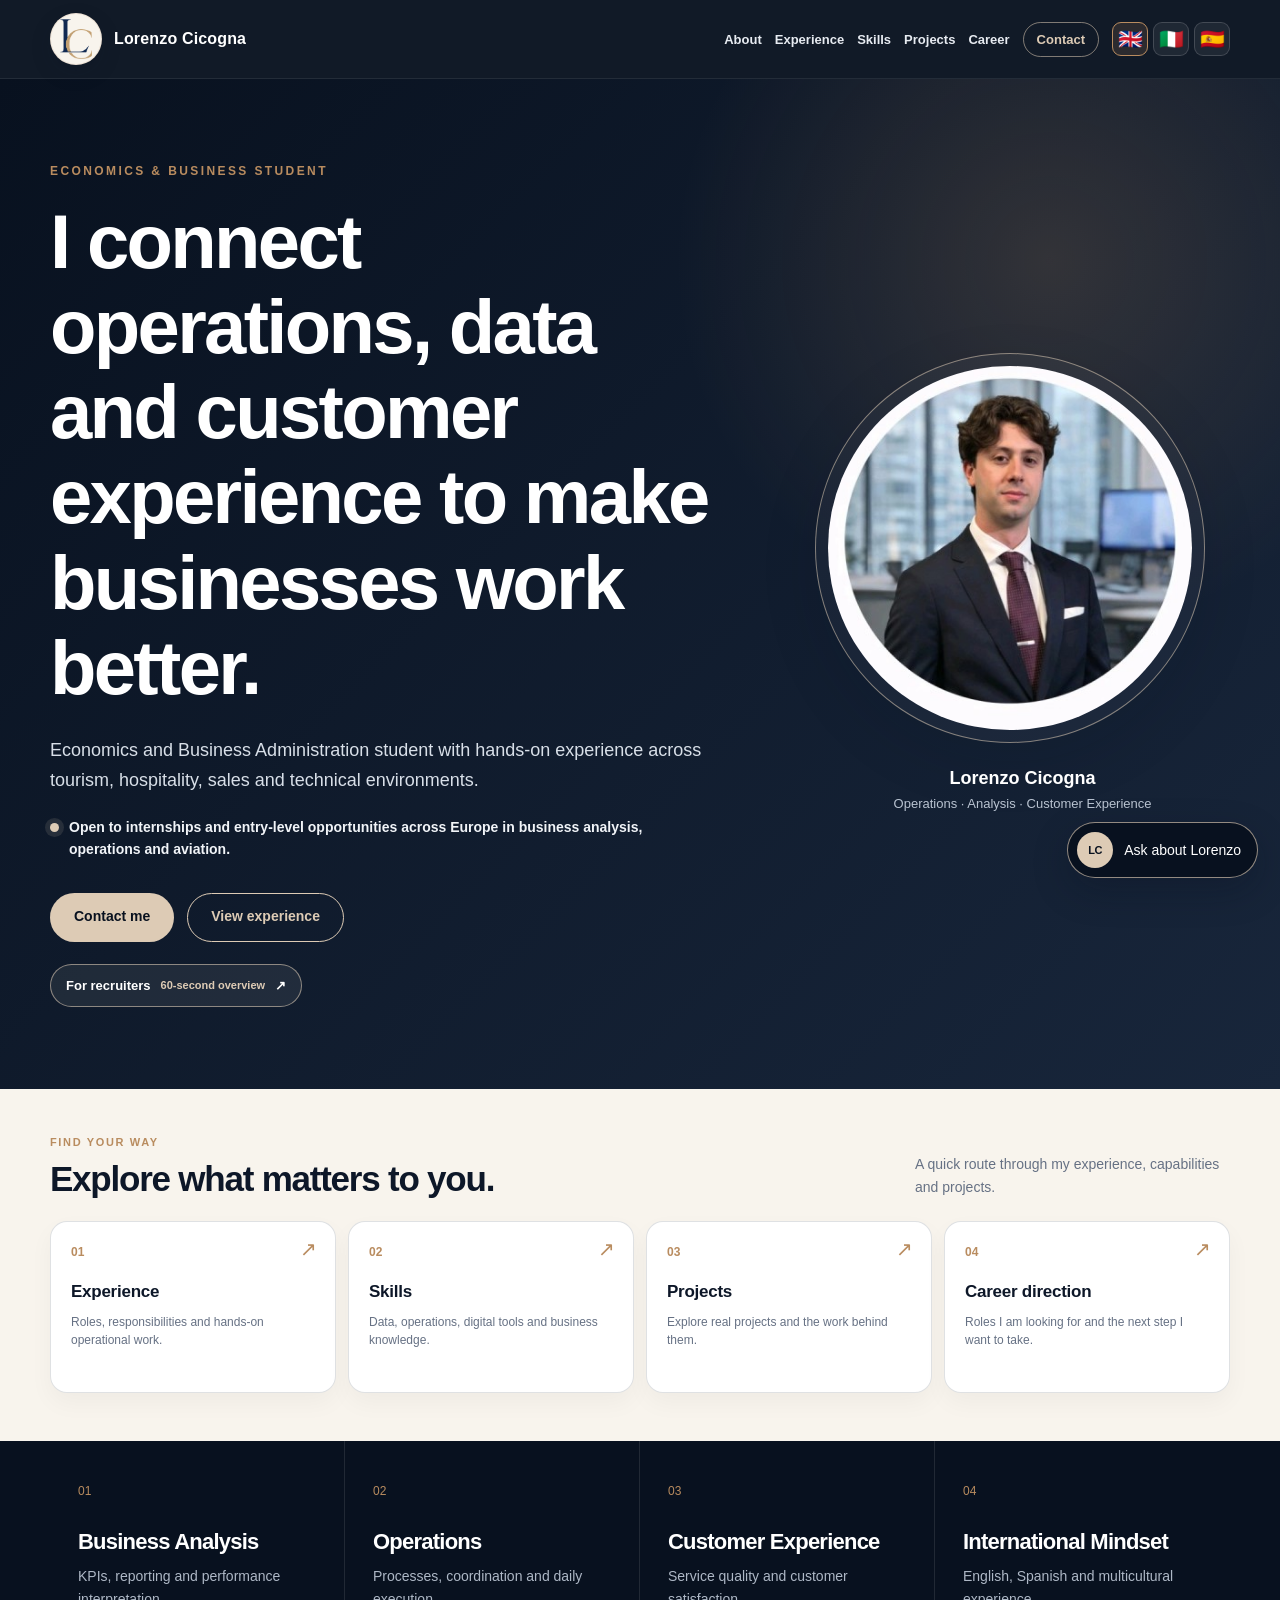
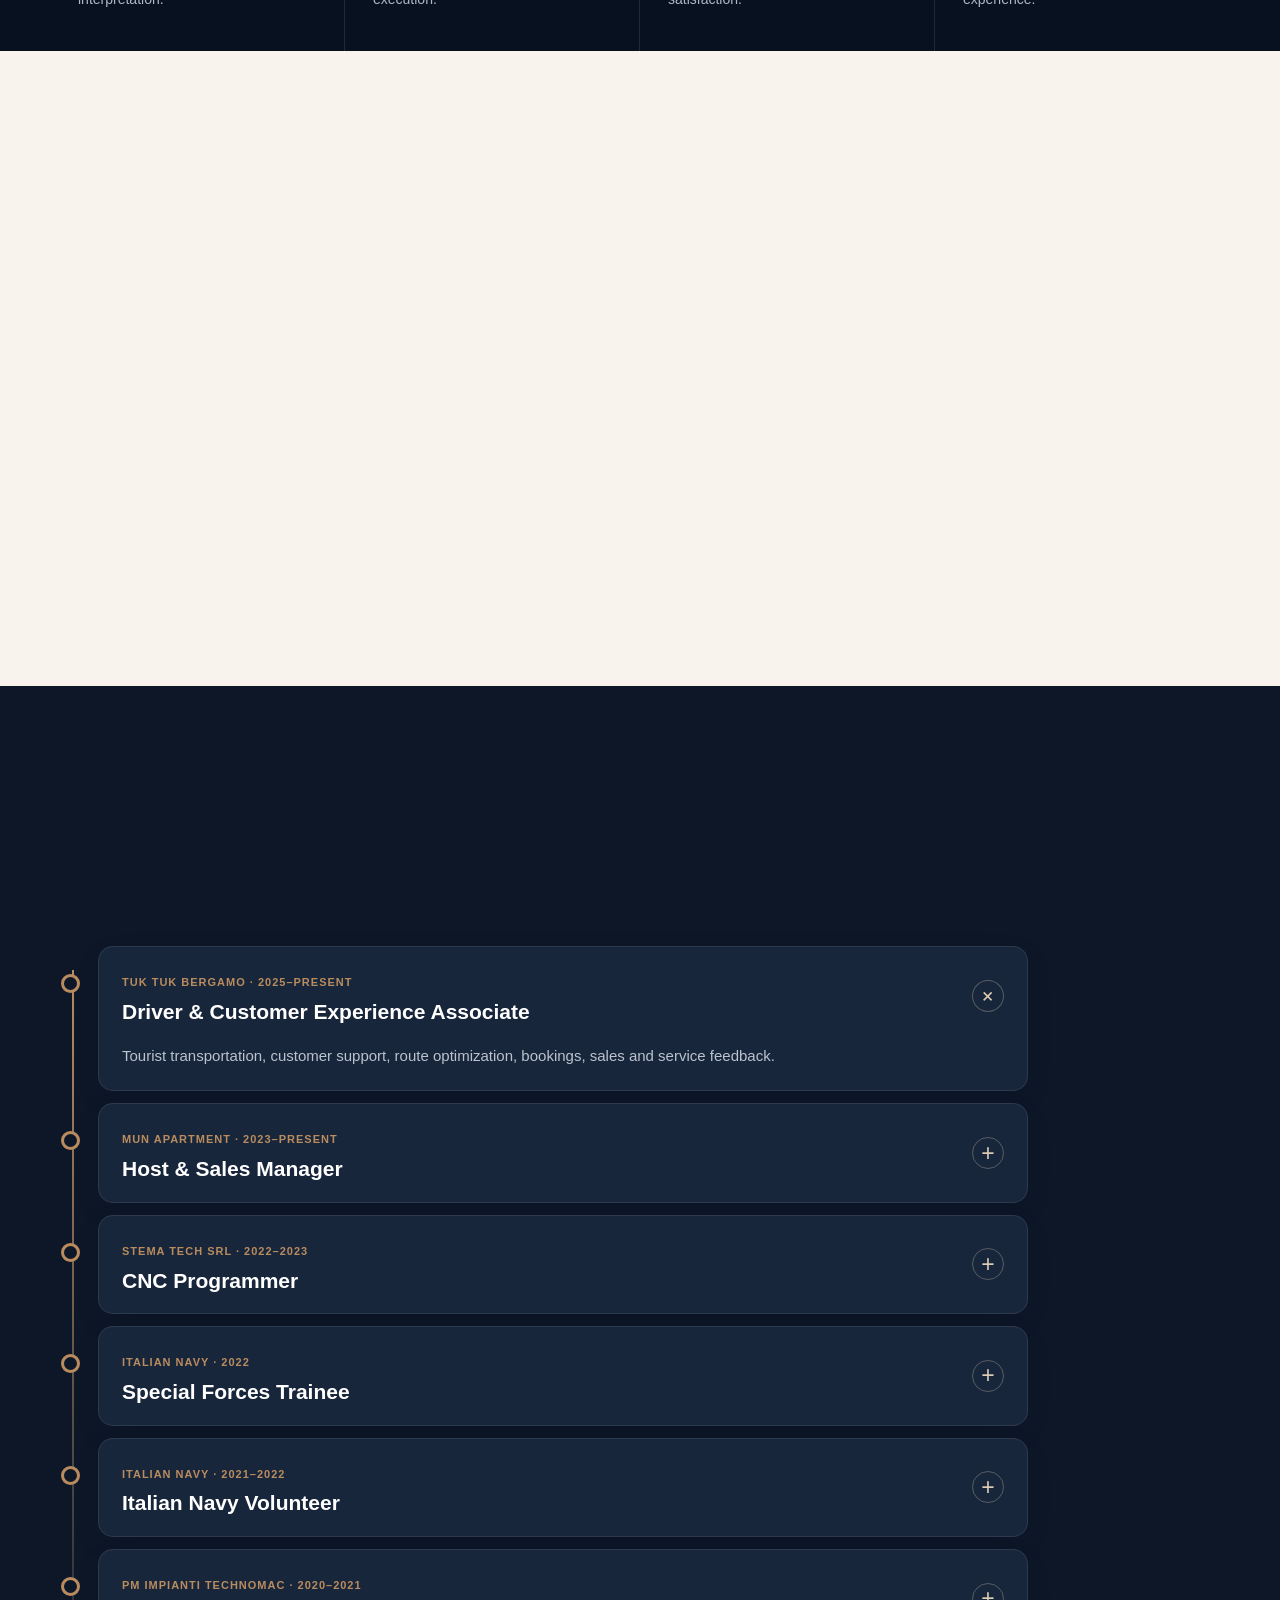
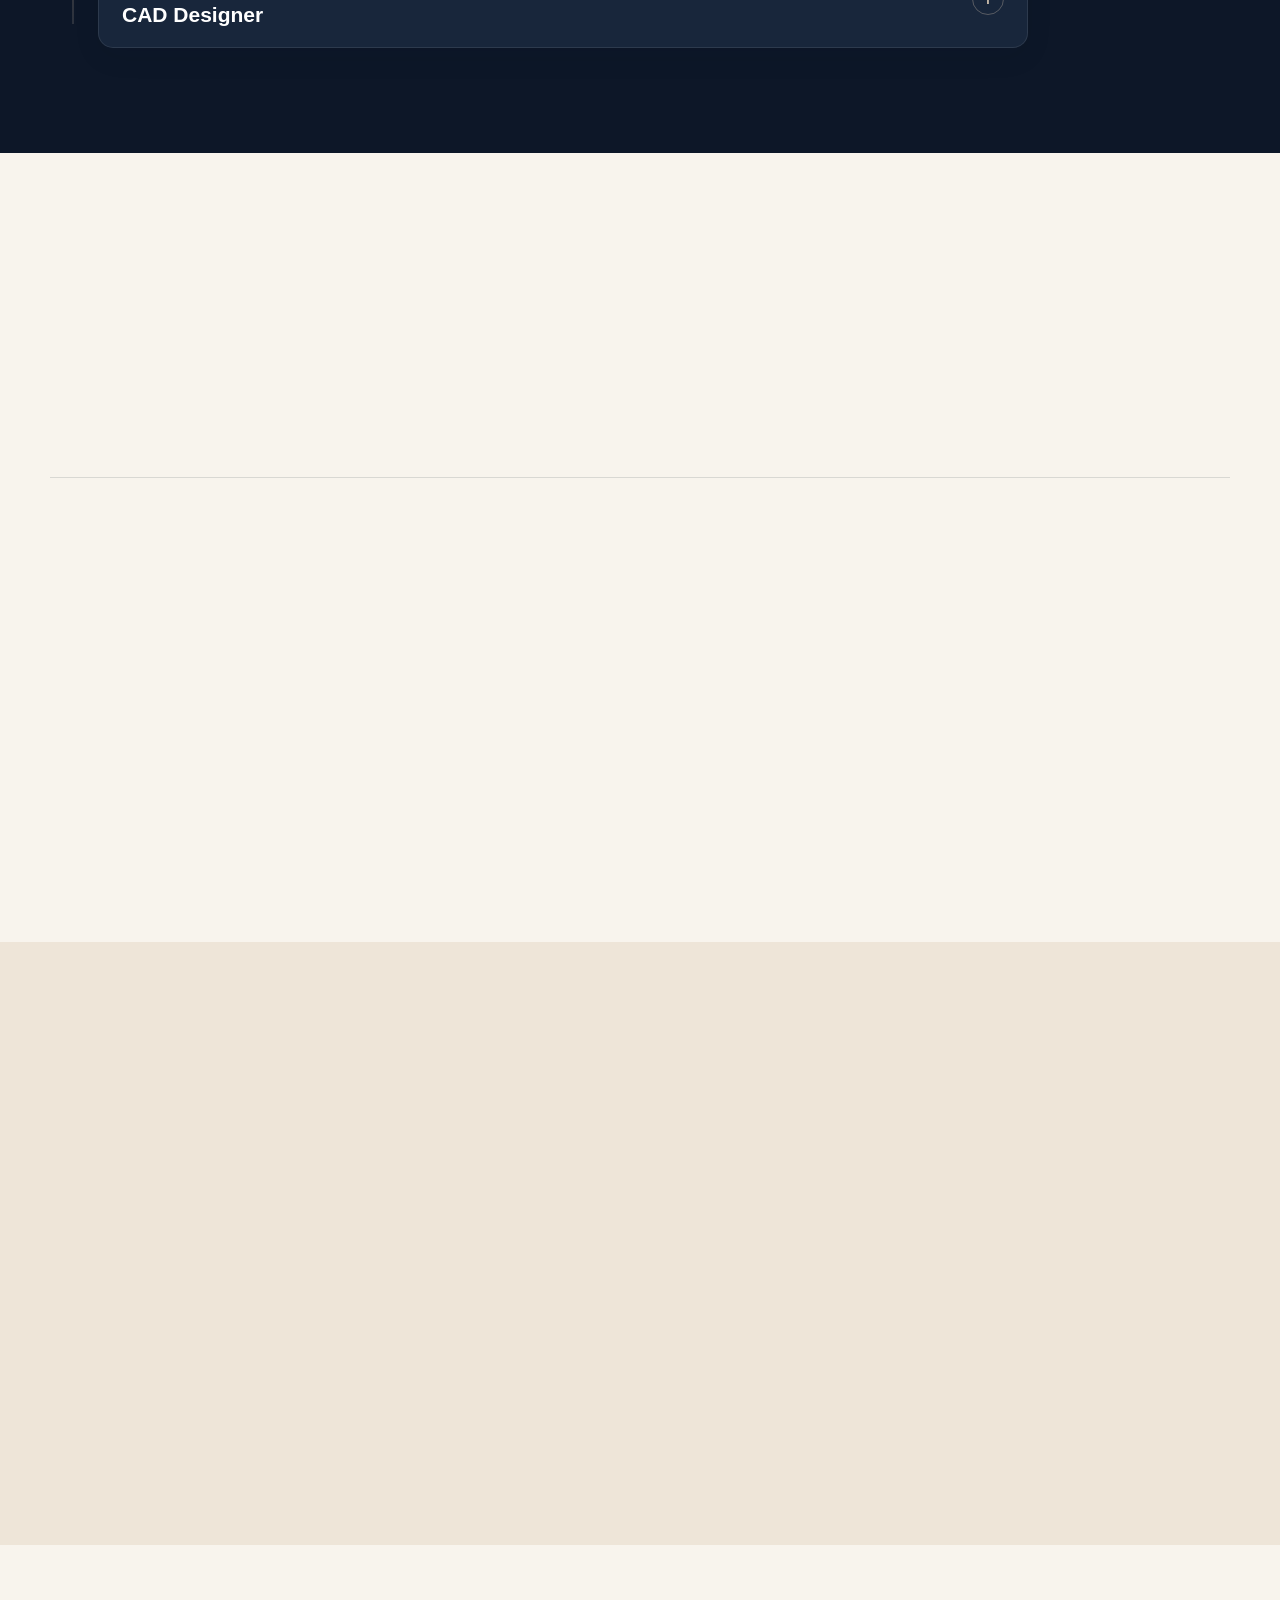
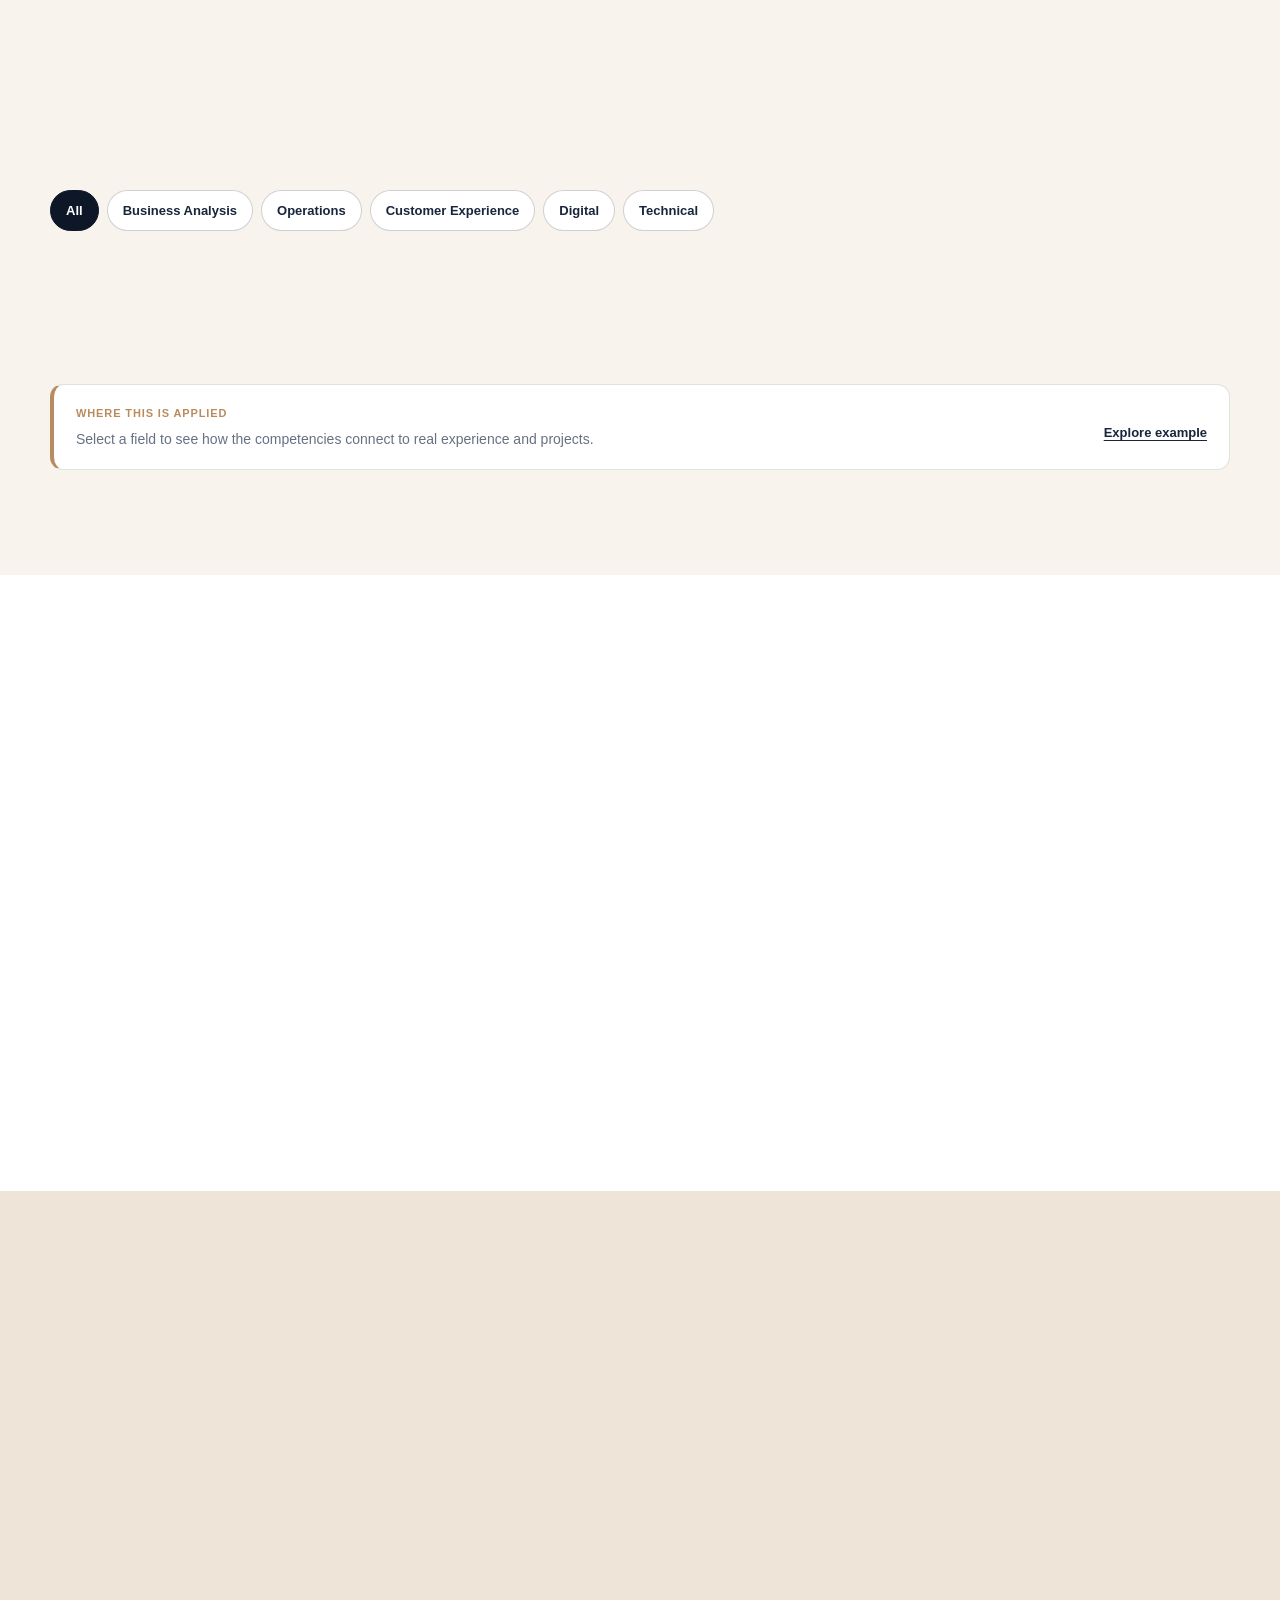
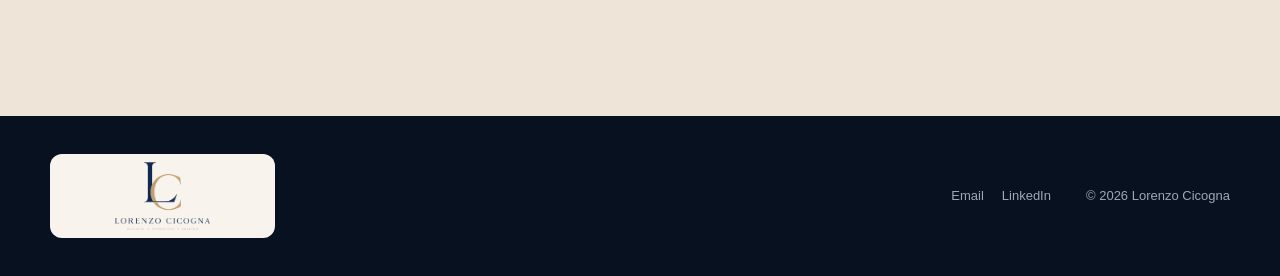
<file: index.html>
<!DOCTYPE html>
<html lang="en">
<head>
  <meta charset="UTF-8" />
  <meta name="viewport" content="width=device-width, initial-scale=1.0" />
  <meta
    http-equiv="Content-Security-Policy"
    content="default-src 'self'; img-src 'self' data:; style-src 'self'; script-src 'self'; font-src 'self'; object-src 'none'; base-uri 'self'; form-action 'none'; upgrade-insecure-requests;"
  />
  <meta name="referrer" content="strict-origin-when-cross-origin" />
  <meta name="robots" content="index,follow,max-image-preview:large,max-snippet:-1,max-video-preview:-1" />
  <meta name="google-site-verification" content="lEEaJcRBQGeHRLv8mP13nE40j-a30Jz5oMptqvIoktc" />

  <title>Lorenzo Cicogna | Business Analysis, Operations & Customer Experience</title>
  <meta
    name="description"
    content="Portfolio of Lorenzo Cicogna, Economics and Business Administration student with hands-on experience in operations, customer experience, hospitality, tourism, sales and technical environments. Open to internships and entry-level roles across Europe, including EU and non-EU European countries."
  />
  <link rel="canonical" href="https://lorenzocicogna.github.io/lorenzo-portfolio/" />
  <meta property="og:type" content="website" />
  <meta property="og:locale" content="en_US" />
  <meta property="og:title" content="Lorenzo Cicogna | Business Analysis, Operations & Customer Experience" />
  <meta property="og:description" content="Hands-on experience in operations, customer experience, hospitality, tourism, sales and technical environments, combined with Economics and Business Administration studies." />
  <meta property="og:url" content="https://lorenzocicogna.github.io/lorenzo-portfolio/" />
  <meta property="og:image" content="https://lorenzocicogna.github.io/lorenzo-portfolio/assets/images/branding/lorenzo-cicogna-logo.png" />
  <meta property="og:image:alt" content="Lorenzo Cicogna" />
  <meta name="twitter:card" content="summary_large_image" />
  <meta name="twitter:title" content="Lorenzo Cicogna | Business Analysis, Operations & Customer Experience" />
  <meta name="twitter:description" content="Hands-on experience in operations, customer experience, hospitality, tourism, sales and technical environments, combined with Economics and Business Administration studies." />
  <meta name="twitter:image" content="https://lorenzocicogna.github.io/lorenzo-portfolio/assets/images/branding/lorenzo-cicogna-logo.png" />

  <link rel="icon" type="image/png" href="assets/images/branding/lorenzo-cicogna-monogram.png" />
  <script type="application/ld+json">
  {
    "@context":"https://schema.org",
    "@graph":[
      {"@type":"WebSite","name":"Lorenzo Cicogna Portfolio","url":"https://lorenzocicogna.github.io/lorenzo-portfolio/"},
      {"@type":"Person","name":"Lorenzo Cicogna","url":"https://lorenzocicogna.github.io/lorenzo-portfolio/","email":"mailto:lorenzocicogna00@gmail.com","telephone":"+39 351 689 6022","sameAs":["https://www.linkedin.com/in/lorenzo-cicogna-a7a300262"]}
    ]
  }
  </script>

  <link rel="stylesheet" href="assets/css/style.css" />
  <link rel="stylesheet" href="assets/css/guida-portfolio.css?v=1" />
  <link rel="stylesheet" href="assets/css/navigation-ux.css?v=1" />
  <link rel="stylesheet" href="assets/css/portfolio-plus.css?v=1" />
</head>

<body data-page="home">
  <a class="skip-link" href="#main-content">Skip to main content</a>
  <header class="site-header">
    <nav class="navbar container" aria-label="Main navigation">
      <a class="brand" href="index.html" aria-label="Lorenzo Cicogna home">
        <span class="brand-logo-shell" aria-hidden="true">
          <img
            class="brand-logo"
            src="assets/images/branding/lorenzo-cicogna-monogram.png"
            alt=""
          />
        </span>
        <span class="brand-text">Lorenzo Cicogna</span>
      </a>

      <button
        class="menu-toggle"
        type="button"
        aria-label="Open menu"
        aria-expanded="false"
        aria-controls="main-menu"
      >
        <span></span><span></span><span></span>
      </button>

      <ul class="nav-menu" id="main-menu">
        <li><a href="index.html#about" data-ux-section="about" data-i18n="navAbout">About</a></li>
        <li><a href="index.html#experience" data-ux-section="experience" data-i18n="navExperience">Experience</a></li>
        <li><a href="index.html#skills" data-ux-section="skills" data-ux-key="uxNavSkills">Skills</a></li>
        <li><a href="index.html#projects" data-ux-section="projects" data-i18n="navProjects">Projects</a></li>
        <li><a href="career.html" data-ux-section="career" data-ux-key="uxNavCareer">Career</a></li>
        <li><a href="index.html#contact" class="ux-nav-contact" data-ux-section="contact" data-i18n="navContact">Contact</a></li>
        <li class="lang-switch" aria-label="Language">
          <button class="flag active" type="button" data-lang="en" aria-label="English">🇬🇧</button>
          <button class="flag" type="button" data-lang="it" aria-label="Italiano">🇮🇹</button>
          <button class="flag" type="button" data-lang="es" aria-label="Español">🇪🇸</button>
        </li>
      </ul>
    </nav>
    <div class="ux-progress" aria-hidden="true"><span class="ux-progress-fill"></span></div>
  </header>

  <main id="main-content">
    <section class="hero">
      <div class="container hero-grid">
        <div class="hero-content reveal">
          <p class="eyebrow" data-i18n="homeEyebrow">Economics & Business Student</p>
          <h1 data-i18n="homeTitle">I connect operations, data and customer experience to make businesses work better.</h1>
          <p class="hero-lead" data-i18n="homeLead">
            Economics and Business Administration student with hands-on experience across tourism,
            hospitality, sales and technical environments.
          </p>

          <p class="hero-status">
            <span class="hero-status-dot" aria-hidden="true"></span>
            <span data-i18n="homeStatus">Open to internships and entry-level opportunities across Europe in business analysis, operations and aviation.</span>
          </p>

          <div class="hero-actions">
            <a class="button button-primary" href="#contact" data-i18n="contactMe">Contact me</a>
            <a class="button button-secondary" href="#experience" data-i18n="viewExperience">View experience</a>
          </div>
        </div>

        <figure class="profile-card reveal">
          <div class="profile-ring">
            <img
              src="assets/images/profile/lorenzo-cicogna-profile.png"
              alt="Professional portrait of Lorenzo Cicogna"
            />
          </div>
          <figcaption>
            <strong>Lorenzo Cicogna</strong>
            <span data-i18n="profileCaption">Operations · Analysis · Customer Experience</span>
          </figcaption>
        </figure>
      </div>
    </section>

    <section class="ux-quick-paths" aria-labelledby="ux-quick-title">
      <div class="container">
        <div class="ux-quick-heading">
          <div>
            <p class="ux-kicker" data-ux-key="uxQuickEyebrow">Find your way</p>
            <h2 id="ux-quick-title" data-ux-key="uxQuickTitle">Explore what matters to you.</h2>
          </div>
          <p data-ux-key="uxQuickIntro">A quick route through my experience, capabilities and projects.</p>
        </div>
        <div class="ux-quick-grid">
          <a class="ux-quick-card" href="#experience"><span class="ux-card-index">01</span><span class="ux-card-arrow" aria-hidden="true">↗</span><strong data-ux-key="uxExperience">Experience</strong><p data-ux-key="uxExperienceText">Roles, responsibilities and hands-on operational work.</p></a>
          <a class="ux-quick-card" href="#skills"><span class="ux-card-index">02</span><span class="ux-card-arrow" aria-hidden="true">↗</span><strong data-ux-key="uxSkills">Skills</strong><p data-ux-key="uxSkillsText">Data, operations, digital tools and business knowledge.</p></a>
          <a class="ux-quick-card" href="#projects"><span class="ux-card-index">03</span><span class="ux-card-arrow" aria-hidden="true">↗</span><strong data-ux-key="uxProjects">Projects</strong><p data-ux-key="uxProjectsText">Explore real projects and the work behind them.</p></a>
          <a class="ux-quick-card" href="career.html"><span class="ux-card-index">04</span><span class="ux-card-arrow" aria-hidden="true">↗</span><strong data-ux-key="uxCareer">Career direction</strong><p data-ux-key="uxCareerText">Roles I am looking for and the next step I want to take.</p></a>
        </div>
      </div>
    </section>

    <section class="metrics-strip" aria-label="Professional focus">
      <div class="container metric-grid">
        <article>
          <span>01</span>
          <h2 data-i18n="focus1Title">Business Analysis</h2>
          <p data-i18n="focus1Text">KPIs, reporting and performance interpretation.</p>
        </article>
        <article>
          <span>02</span>
          <h2 data-i18n="focus2Title">Operations</h2>
          <p data-i18n="focus2Text">Processes, coordination and daily execution.</p>
        </article>
        <article>
          <span>03</span>
          <h2 data-i18n="focus3Title">Customer Experience</h2>
          <p data-i18n="focus3Text">Service quality and customer satisfaction.</p>
        </article>
        <article>
          <span>04</span>
          <h2 data-i18n="focus4Title">International Mindset</h2>
          <p data-i18n="focus4Text">English, Spanish and multicultural experience.</p>
        </article>
      </div>
    </section>

    <section class="section" id="about">
      <div class="container split-layout">
        <div class="section-heading reveal">
          <p class="eyebrow" data-i18n="aboutEyebrow">About</p>
          <h2 data-i18n="aboutTitle">A practical profile with analytical direction.</h2>
        </div>
        <div class="section-copy reveal">
          <p class="lead" data-i18n="aboutLead">
            I am an Economics and Business Administration student interested in business analysis,
            operations management and data-informed decision-making.
          </p>
          <p data-i18n="aboutText">
            My experience spans hospitality, tourism mobility, customer service, technical production
            and mechanical design. This combination strengthened my problem-solving, precision,
            adaptability and ability to manage customers and operational priorities.
          </p>
        </div>
      </div>
    </section>

    <section class="section section-dark" id="experience">
      <div class="container">
        <div class="section-heading wide reveal">
          <p class="eyebrow" data-i18n="experienceEyebrow">Experience</p>
          <h2 data-i18n="experienceTitle">Professional experience</h2>
        </div>

        <div class="cards experience-grid px-timeline">
          <details class="card px-timeline-item" open>
              <summary><span><span class="card-meta">Tuk Tuk Bergamo · 2025–Present</span><h3 data-i18n="exp1Title">Driver & Customer Experience Associate</h3></span><span class="px-detail-icon" aria-hidden="true">+</span></summary>
              <p data-i18n="exp1Text">Tourist transportation, customer support, route optimization, bookings, sales and service feedback.</p>
            </details>
          <details class="card px-timeline-item">
              <summary><span><span class="card-meta">MUN Apartment · 2023–Present</span><h3 data-i18n="exp2Title">Host & Sales Manager</h3></span><span class="px-detail-icon" aria-hidden="true">+</span></summary>
              <p data-i18n="exp2Text">Short-term rental operations, booking platforms, guest support, pricing and supplier coordination.</p>
            </details>
          <details class="card px-timeline-item">
              <summary><span><span class="card-meta">STEMA TECH SRL · 2022–2023</span><h3 data-i18n="exp3Title">CNC Programmer</h3></span><span class="px-detail-icon" aria-hidden="true">+</span></summary>
              <p data-i18n="exp3Text">CNC programming, CAM workflows and precision mechanical production.</p>
            </details>
          <details class="card px-timeline-item">
              <summary><span><span class="card-meta">Italian Navy · 2022</span><h3 data-i18n="exp5Title">Special Forces Trainee</h3></span><span class="px-detail-icon" aria-hidden="true">+</span></summary>
              <p data-i18n="exp5Text">Preliminary training in navigation, telecommunications, field activities and physical preparation.</p>
            </details>
          <details class="card px-timeline-item">
              <summary><span><span class="card-meta">Italian Navy · 2021–2022</span><h3 data-i18n="exp4Title">Italian Navy Volunteer</h3></span><span class="px-detail-icon" aria-hidden="true">+</span></summary>
              <p data-i18n="exp4Text">Security, logistics, onboard operations and international training exercises.</p>
            </details>
          <details class="card px-timeline-item">
              <summary><span><span class="card-meta">PM Impianti Technomac · 2020–2021</span><h3 data-i18n="exp6Title">CAD Designer</h3></span><span class="px-detail-icon" aria-hidden="true">+</span></summary>
              <p data-i18n="exp6Text">2D/3D mechanical design, technical drawings and supplier documentation.</p>
            </details>
        </div>
      </div>
    </section>

    <section class="section" id="education">
      <div class="container">
        <div class="section-heading wide reveal">
          <p class="eyebrow" data-i18n="educationEyebrow">Education</p>
          <h2 data-i18n="educationTitle">Education and international experience</h2>
        </div>

        <div class="timeline">
          <article class="timeline-item reveal">
            <span>2023–2026</span>
            <div>
              <h3>University of Milano-Bicocca</h3>
              <p data-i18n="edu1">Bachelor’s Degree in Economics and Business Administration.</p>
            </div>
          </article>
          <article class="timeline-item reveal">
            <span>2025</span>
            <div>
              <h3>EKA University of Applied Sciences</h3>
              <p data-i18n="edu2">Erasmus Program in Economics and Business in Riga.</p>
            </div>
          </article>
          <article class="timeline-item reveal">
            <span>2014–2020</span>
            <div>
              <h3>ITIS Pietro Paleocapa</h3>
              <p data-i18n="edu3">Technical Diploma in Industrial Mechatronics · 84/100.</p>
            </div>
          </article>
        </div>
      </div>
    </section>

    <section class="section section-soft" id="certifications">
      <div class="container">
        <div class="section-heading wide reveal">
          <p class="eyebrow" data-i18n="certEyebrow">Certifications</p>
          <h2 data-i18n="certTitle">Continuous learning</h2>
        </div>

        <a
          class="certification-card reveal"
          href="https://app-eu1.hubspot.com/academy/achievements/s914s69l/en/1/lorenzo-cicogna/digital-marketing-certified"
          target="_blank"
          rel="noopener noreferrer"
          aria-label="Open HubSpot Digital Marketing certification"
        >
          <img
            src="assets/images/badges/hubspot-digital-marketing.png"
            alt="HubSpot Academy Digital Marketing Certified badge"
          />
          <div>
            <p class="card-meta">HubSpot Academy</p>
            <h3 data-i18n="hubspotTitle">Digital Marketing Certified</h3>
            <p data-i18n="hubspotText">
              Certification covering digital marketing strategy, content, SEO, social media,
              email marketing and performance measurement.
            </p>
            <span class="text-link" data-i18n="viewCredential">View credential →</span>
          </div>
        </a>
      </div>
    </section>

    <section class="section" id="skills">
      <div class="container">
        <div class="section-heading wide reveal">
          <p class="eyebrow" data-i18n="skillsEyebrow">Skills</p>
          <h2 data-i18n="skillsTitle">Core competencies</h2>
        </div>
        <div class="skills reveal">
          <span>KPI Reporting</span>
          <span>Data Analysis</span>
          <span>Microsoft Excel</span>
          <span>Customer Experience</span>
          <span>Operations</span>
          <span>Sales Channels</span>
          <span>Booking Management</span>
          <span>Problem Solving</span>
          <span>Teamwork</span>
          <span>English</span>
          <span>Spanish</span>
          <span>CAD Design</span>
          <span>CNC Programming</span>
          <span>Digital Marketing</span>
        </div>
      </div>
    </section>

    <section class="section section-projects" id="projects">
      <div class="container">
        <div class="section-heading wide reveal">
          <p class="eyebrow" data-i18n="projectsEyebrow">Projects</p>
          <h2 data-i18n="projectsTitle">Explore my work and goals</h2>
        </div>

        <div class="cards project-grid">
          <a class="card project-card reveal" href="career.html">
            <span>01</span>
            <h3 data-i18n="careerCardTitle">Career Goals</h3>
            <p data-i18n="careerCardText">Target roles, professional direction and opportunities across Europe.</p>
          <span class="ux-project-action"><span data-ux-key="uxExplore">Discover more</span><span aria-hidden="true">↗</span></span></a>
          <a class="card project-card reveal" href="mun.html">
            <span>02</span>
            <h3>MUN Apartment</h3>
            <p data-i18n="munCardText">A real short-term rental project focused on operations and customer experience.</p>
          <span class="ux-project-action"><span data-ux-key="uxExplore">Discover more</span><span aria-hidden="true">↗</span></span></a>
          <a class="card project-card reveal" href="djkrios.html">
            <span>03</span>
            <h3>DJ Krios</h3>
            <p data-i18n="djCardText">Event services, music and personal creative project.</p>
          <span class="ux-project-action"><span data-ux-key="uxExplore">Discover more</span><span aria-hidden="true">↗</span></span></a>
        </div>
      </div>
    </section>

    <section class="section contact-section" id="contact">
      <div class="container contact-grid">
        <div class="reveal">
          <p class="eyebrow" data-i18n="contactEyebrow">Contact</p>
          <h2 data-i18n="contactTitle">Let’s connect.</h2>
          <p data-i18n="contactText">
            Open to internships and entry-level roles across Europe in business analysis,
            operations, aviation, mobility and business development. Reach me by email or LinkedIn.
          </p>
        </div>
        <div class="contact-card reveal">
          <a
            class="button button-primary"
            href="mailto:lorenzocicogna00@gmail.com?subject=Portfolio%20Contact%20-%20Lorenzo%20Cicogna"
            data-i18n="sendEmail"
          >
            Send me an email
          </a>
          <a href="mailto:lorenzocicogna00@gmail.com">lorenzocicogna00@gmail.com</a>
          <a href="tel:+393516896022">+39 351 689 6022</a>
          <a
            class="contact-linkedin"
            href="https://www.linkedin.com/in/lorenzo-cicogna-a7a300262"
            target="_blank"
            rel="noopener noreferrer me"
            data-i18n="linkedinContact"
          >
            Connect on LinkedIn
          </a>
          <p data-i18n="location">Bergamo, Italy</p>
        </div>
      </div>
    </section>
  </main>

  <footer class="site-footer">
    <div class="container footer-grid">
      <a class="footer-brand" href="index.html" aria-label="Lorenzo Cicogna home">
        <span class="footer-logo-shell" aria-hidden="true">
          <img
            src="assets/images/branding/lorenzo-cicogna-logo.png"
            alt=""
          />
        </span>
      </a>
      <div class="footer-links">
        <a href="mailto:lorenzocicogna00@gmail.com">Email</a>
        <a href="https://www.linkedin.com/in/lorenzo-cicogna-a7a300262" target="_blank" rel="noopener noreferrer">LinkedIn</a>
      </div>
      <p>© <span data-current-year></span> Lorenzo Cicogna</p>
    </div>
  </footer>

  <script src="assets/js/script.js" defer></script>
  <script src="assets/js/guida-portfolio.js?v=1" defer></script>
  <script src="assets/js/navigation-ux.js?v=1" defer></script>
  <script src="assets/js/portfolio-plus.js?v=1" defer></script>

</body>
</html>
</file>
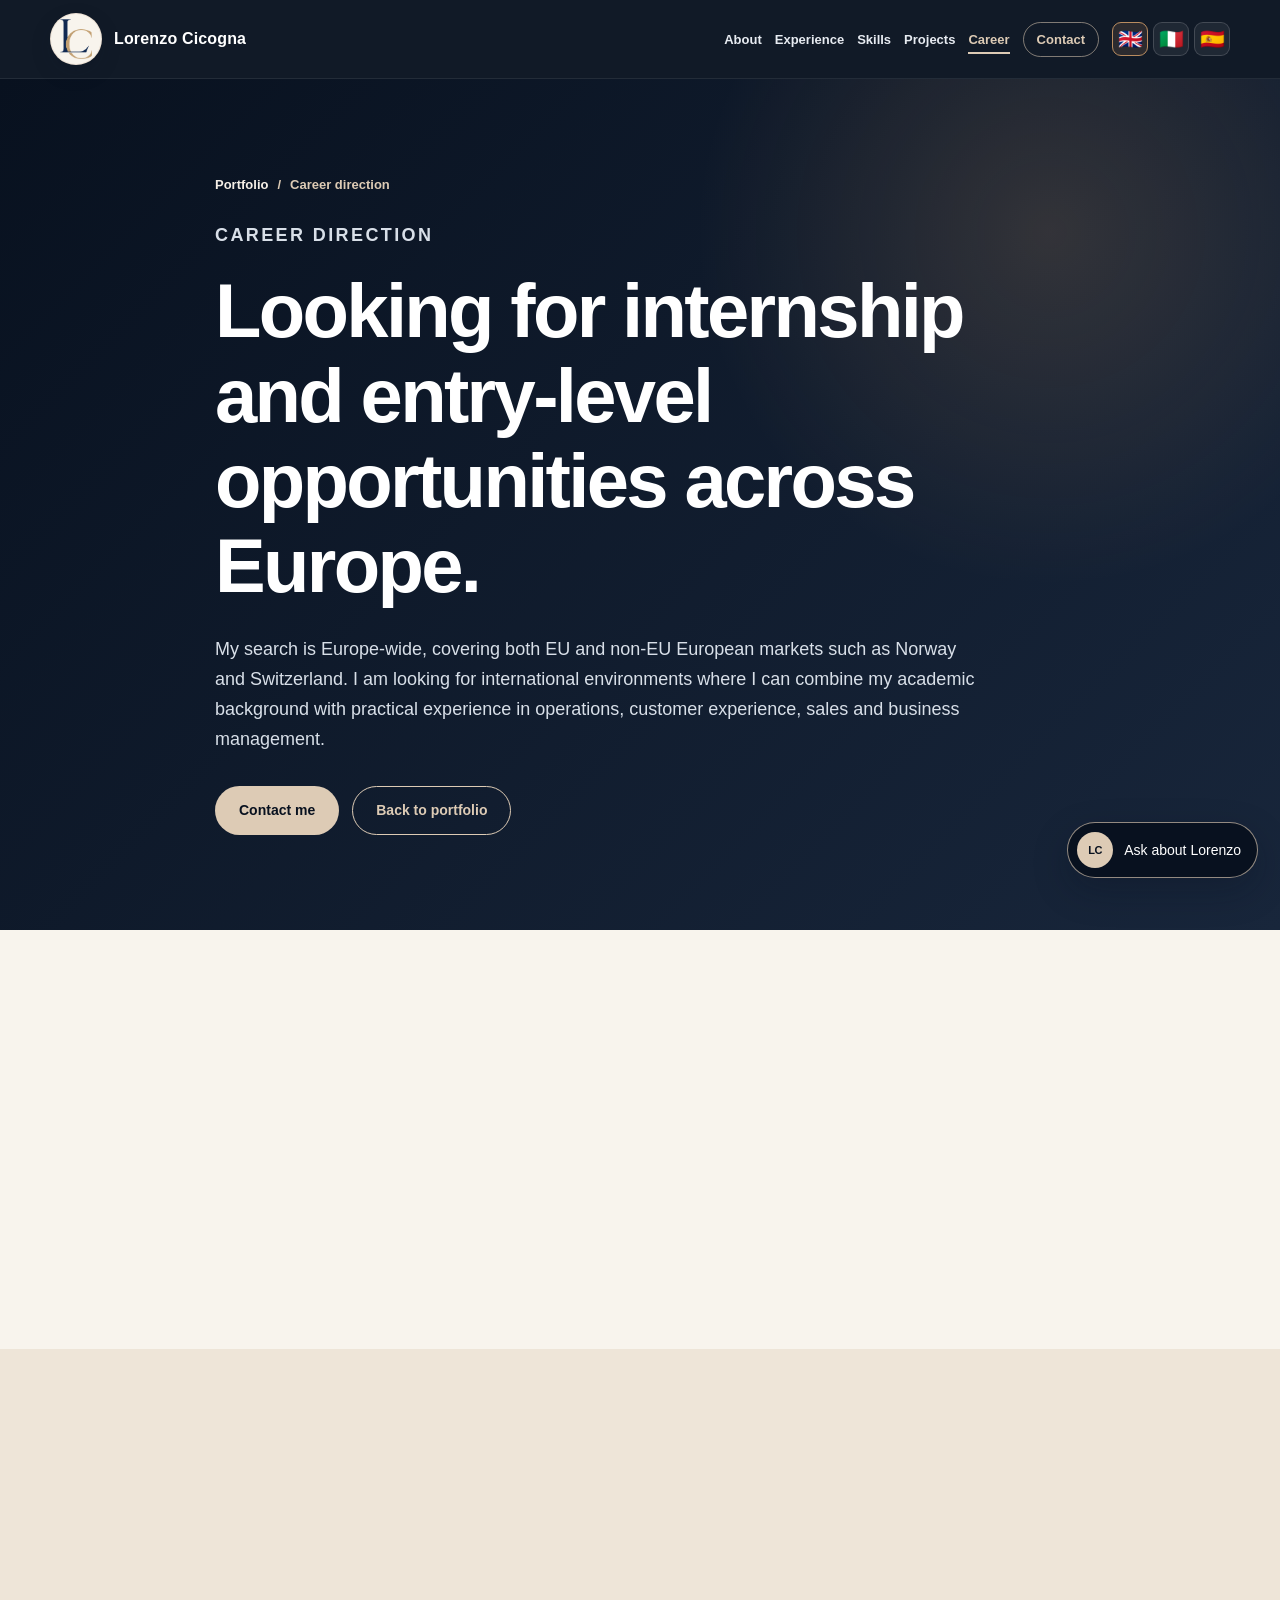
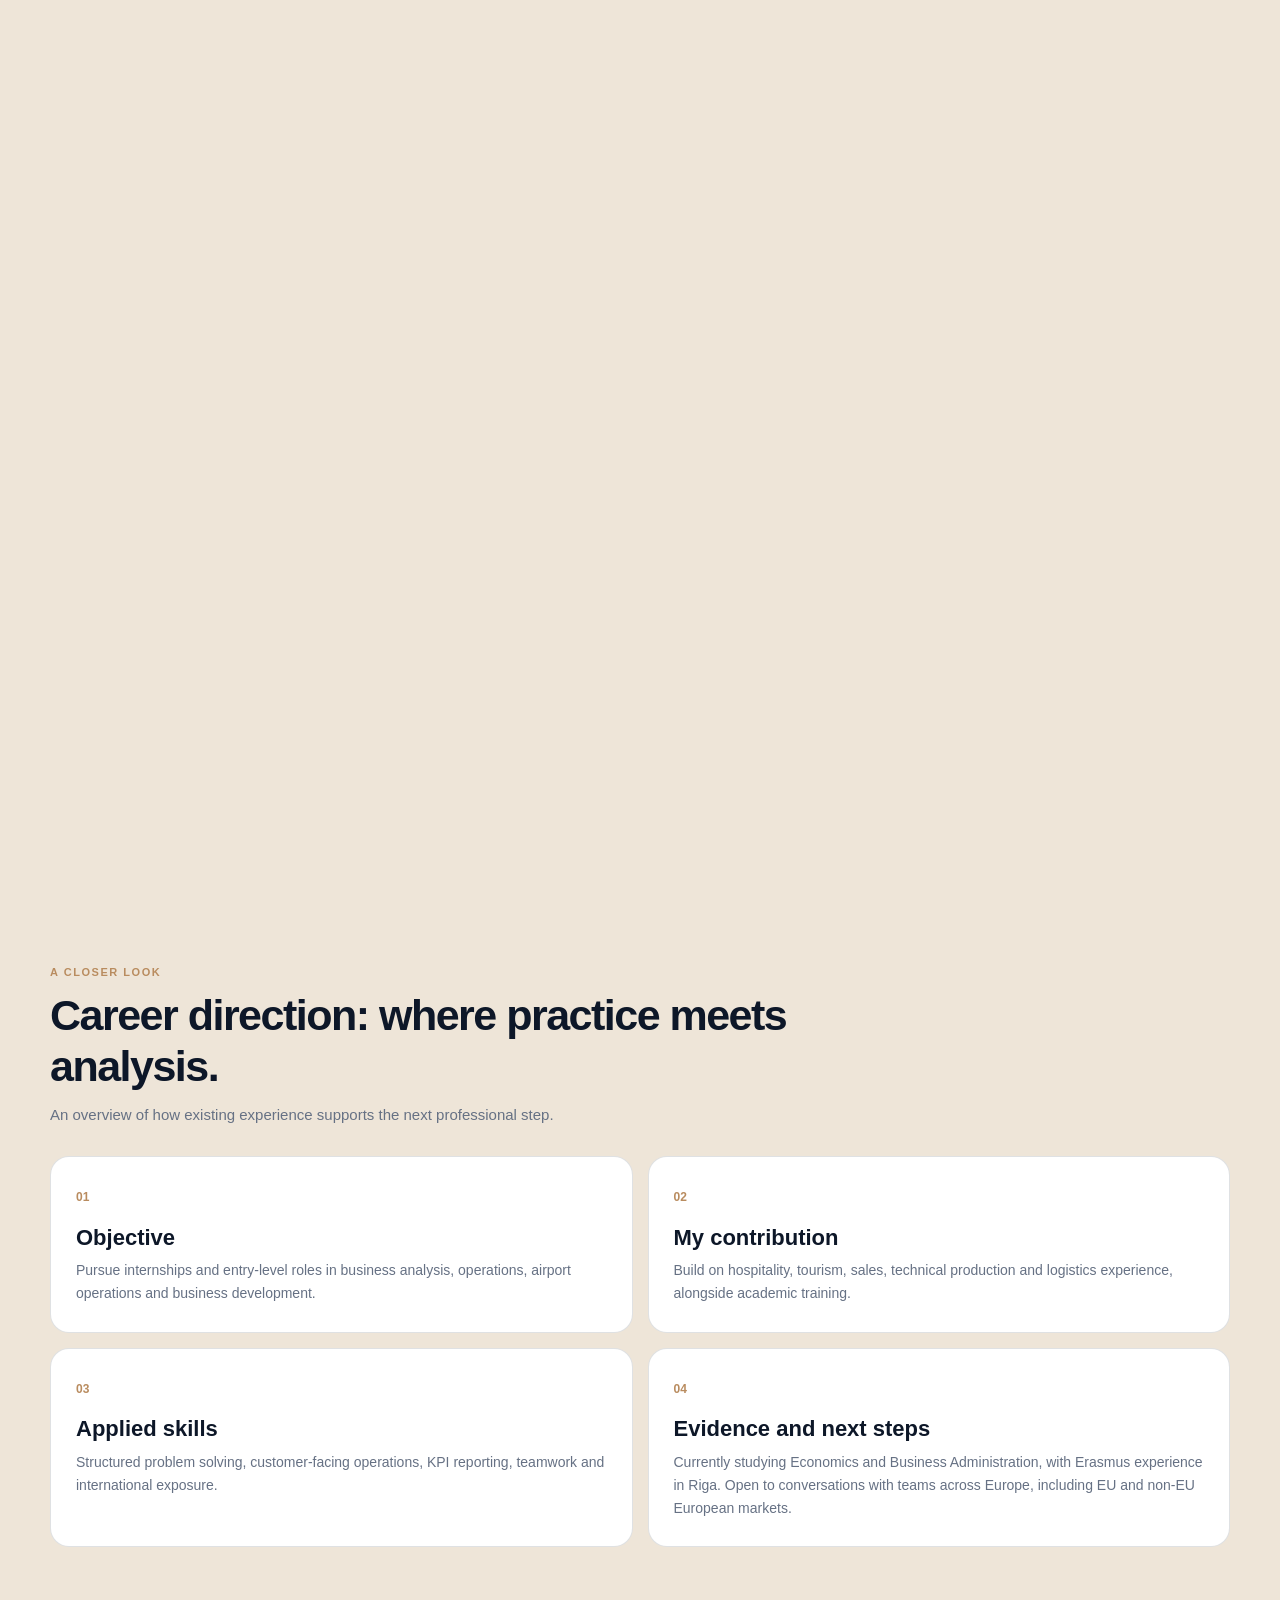
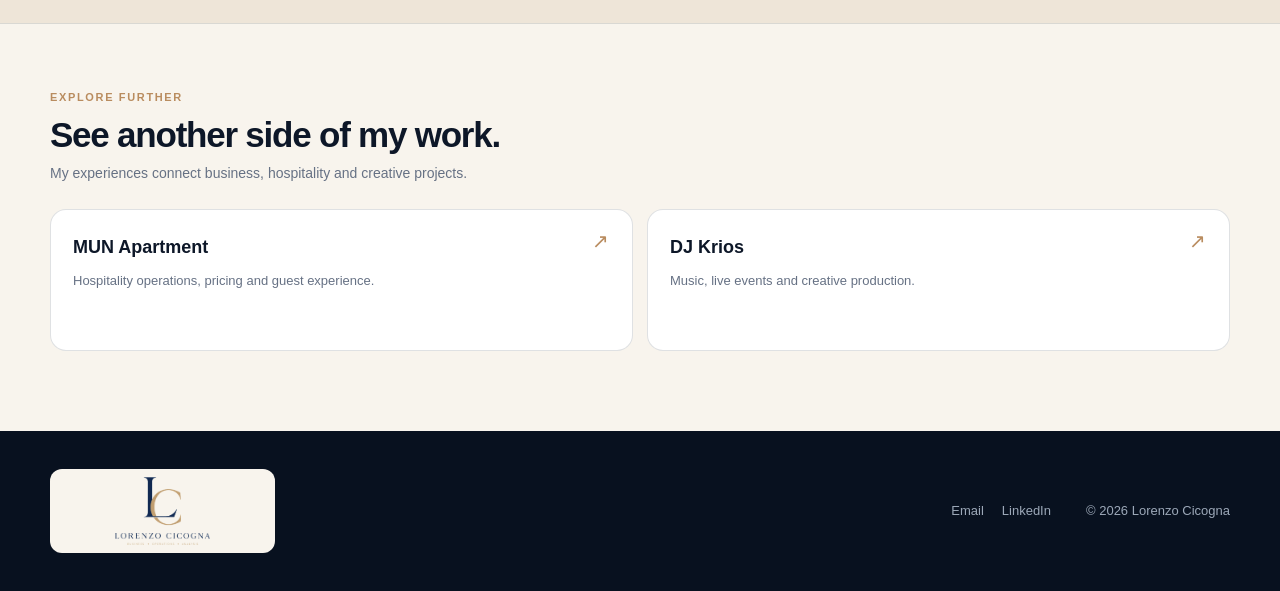
<file: career.html>
<!DOCTYPE html>
<html lang="en">
<head>
  <meta charset="UTF-8" />
  <meta name="viewport" content="width=device-width, initial-scale=1.0" />
  <meta
    http-equiv="Content-Security-Policy"
    content="default-src 'self'; img-src 'self' data:; style-src 'self'; script-src 'self'; font-src 'self'; object-src 'none'; base-uri 'self'; form-action 'none'; upgrade-insecure-requests;"
  />
  <meta name="referrer" content="strict-origin-when-cross-origin" />

  <title>Career Goals | Lorenzo Cicogna</title>
  <meta
    name="description"
    content="Career goals and target roles of Lorenzo Cicogna in business analysis, operations, aviation, business development and strategy."
  />
  <link rel="canonical" href="https://lorenzocicogna.github.io/lorenzo-portfolio/career.html" />
  <meta property="og:type" content="website" />
  <meta property="og:title" content="Career Goals | Lorenzo Cicogna" />
  <meta property="og:description" content="Career goals and target roles of Lorenzo Cicogna in business analysis, operations, aviation, business development and strategy." />
  <meta property="og:url" content="https://lorenzocicogna.github.io/lorenzo-portfolio/career.html" />
  <meta property="og:image" content="https://lorenzocicogna.github.io/lorenzo-portfolio/assets/images/branding/lorenzo-cicogna-logo.png" />
  <meta property="og:image:alt" content="Lorenzo Cicogna" />
  <meta name="twitter:card" content="summary_large_image" />
  <meta name="twitter:title" content="Career Goals | Lorenzo Cicogna" />
  <meta name="twitter:description" content="Career goals and target roles of Lorenzo Cicogna in business analysis, operations, aviation, business development and strategy." />
  <meta name="twitter:image" content="https://lorenzocicogna.github.io/lorenzo-portfolio/assets/images/branding/lorenzo-cicogna-logo.png" />

  <link rel="icon" type="image/png" href="assets/images/branding/lorenzo-cicogna-monogram.png" />
  <script type="application/ld+json">
  {"@context":"https://schema.org","@type":"WebPage","name":"Career Goals | Lorenzo Cicogna","url":"https://lorenzocicogna.github.io/lorenzo-portfolio/career.html","isPartOf":{"@type":"WebSite","name":"Lorenzo Cicogna Portfolio","url":"https://lorenzocicogna.github.io/lorenzo-portfolio/"}}
  </script>

  <link rel="stylesheet" href="assets/css/style.css" />
  <link rel="stylesheet" href="assets/css/guida-portfolio.css?v=1" />
  <link rel="stylesheet" href="assets/css/navigation-ux.css?v=1" />
  <link rel="stylesheet" href="assets/css/portfolio-plus.css?v=1" />
</head>

<body data-page="career">
  <header class="site-header">
    <nav class="navbar container" aria-label="Main navigation">
      <a class="brand" href="index.html" aria-label="Lorenzo Cicogna home">
        <span class="brand-logo-shell" aria-hidden="true">
          <img
            class="brand-logo"
            src="assets/images/branding/lorenzo-cicogna-monogram.png"
            alt=""
          />
        </span>
        <span class="brand-text">Lorenzo Cicogna</span>
      </a>

      <button
        class="menu-toggle"
        type="button"
        aria-label="Open menu"
        aria-expanded="false"
        aria-controls="main-menu"
      >
        <span></span><span></span><span></span>
      </button>

      <ul class="nav-menu" id="main-menu">
        <li><a href="index.html#about" data-ux-section="about" data-i18n="navAbout">About</a></li>
        <li><a href="index.html#experience" data-ux-section="experience" data-i18n="navExperience">Experience</a></li>
        <li><a href="index.html#skills" data-ux-section="skills" data-ux-key="uxNavSkills">Skills</a></li>
        <li><a href="index.html#projects" data-ux-section="projects" data-i18n="navProjects">Projects</a></li>
        <li><a href="career.html" data-ux-section="career" data-ux-key="uxNavCareer">Career</a></li>
        <li><a href="index.html#contact" class="ux-nav-contact" data-ux-section="contact" data-i18n="navContact">Contact</a></li>
        <li class="lang-switch" aria-label="Language">
          <button class="flag active" type="button" data-lang="en" aria-label="English">🇬🇧</button>
          <button class="flag" type="button" data-lang="it" aria-label="Italiano">🇮🇹</button>
          <button class="flag" type="button" data-lang="es" aria-label="Español">🇪🇸</button>
        </li>
      </ul>
    </nav>
    <div class="ux-progress" aria-hidden="true"><span class="ux-progress-fill"></span></div>
  </header>

  <main>
    <section class="page-hero">
      <div class="container narrow reveal">
        <nav class="ux-breadcrumb" aria-label="Breadcrumb"><a href="index.html" data-ux-key="uxPortfolio">Portfolio</a><span aria-hidden="true">/</span><span aria-current="page" data-ux-key="uxCareerCrumb">Career direction</span></nav>
        <p class="eyebrow" data-i18n="careerEyebrow">Career direction</p>
        <h1 data-i18n="careerTitle">Looking for internship and entry-level opportunities across Europe.</h1>
        <p data-i18n="careerLead">
          My search is Europe-wide, covering both EU and non-EU European markets such as Norway and Switzerland. I am looking for international environments where I can
          combine my academic background with practical experience in operations, customer experience,
          sales and business management.
        </p>
        <div class="hero-actions">
          <a
            class="button button-primary"
            href="mailto:lorenzocicogna00@gmail.com?subject=Career%20Opportunity%20-%20Lorenzo%20Cicogna"
            data-i18n="careerContact"
          >
            Contact me
          </a>
          <a class="button button-secondary" href="index.html" data-i18n="backPortfolio">Back to portfolio</a>
        </div>
      </div>
    </section>

    <section class="section">
      <div class="container split-layout">
        <div class="section-heading reveal">
          <p class="eyebrow" data-i18n="careerFocusEyebrow">Focus</p>
          <h2 data-i18n="careerFocusTitle">What I am looking for</h2>
        </div>
        <div class="section-copy reveal">
          <p class="lead" data-i18n="careerFocusLead">
            International, dynamic and performance-oriented environments where I can work with data,
            processes, customers and business operations.
          </p>
          <p data-i18n="careerFocusText">
            My main areas of interest include business analysis, operations, airport operations,
            business development, sales operations, project management and strategy.
          </p>
        </div>
      </div>
    </section>

    <section class="section section-soft">
      <div class="container">
        <div class="section-heading wide reveal">
          <p class="eyebrow" data-i18n="rolesEyebrow">Target roles</p>
          <h2 data-i18n="rolesTitle">Roles aligned with my profile</h2>
        </div>
        <div class="cards role-grid">
          <article class="card reveal"><h3>Business Analyst</h3><p data-i18n="role1">Performance, reporting, research and strategic support.</p></article>
          <article class="card reveal"><h3>Operations Analyst</h3><p data-i18n="role2">Process improvement, KPI monitoring and workflow optimization.</p></article>
          <article class="card reveal"><h3>Airport Operations Analyst</h3><p data-i18n="role3">Airport processes, mobility, passenger experience and planning.</p></article>
          <article class="card reveal"><h3>Business Development Intern</h3><p data-i18n="role4">Market research, client support and growth initiatives.</p></article>
          <article class="card reveal"><h3>Sales Operations Intern</h3><p data-i18n="role5">Sales processes, CRM, reporting and commercial performance.</p></article>
          <article class="card reveal"><h3>Strategy / Planning Analyst</h3><p data-i18n="role6">Planning, business research and decision support.</p></article>
        </div>
      </div>
    </section>

    <section class="section contact-section">
      <div class="container narrow reveal center">
        <p class="eyebrow" data-i18n="openEyebrow">Open to opportunities</p>
        <h2 data-i18n="openTitle">Does my profile match your team?</h2>
        <a
          class="button button-primary"
          href="mailto:lorenzocicogna00@gmail.com?subject=Career%20Opportunity%20-%20Lorenzo%20Cicogna"
          data-i18n="sendEmail"
        >
          Send me an email
        </a>
      </div>
    </section>
  
    <section class="ux-more-projects" aria-labelledby="ux-more-title">
      <div class="container">
        <p class="ux-kicker" data-ux-key="uxMoreEyebrow">Explore further</p>
        <h2 id="ux-more-title" data-ux-key="uxMoreTitle">See another side of my work.</h2>
        <p class="ux-more-intro" data-ux-key="uxMoreIntro">My experiences connect business, hospitality and creative projects.</p>
        <div class="ux-related-grid">
          <a class="ux-related-card" href="mun.html">
            <span class="ux-card-arrow" aria-hidden="true">↗</span>
            <strong>MUN Apartment</strong>
            <p data-ux-key="uxMunMini">Hospitality operations, pricing and guest experience.</p>
          </a>
          <a class="ux-related-card" href="djkrios.html">
            <span class="ux-card-arrow" aria-hidden="true">↗</span>
            <strong>DJ Krios</strong>
            <p data-ux-key="uxDjMini">Music, live events and creative production.</p>
          </a>
        </div>
      </div>
    </section>

  </main>
  <footer class="site-footer">
    <div class="container footer-grid">
      <a class="footer-brand" href="index.html" aria-label="Lorenzo Cicogna home">
        <span class="footer-logo-shell" aria-hidden="true">
          <img
            src="assets/images/branding/lorenzo-cicogna-logo.png"
            alt=""
          />
        </span>
      </a>
      <div class="footer-links">
        <a href="mailto:lorenzocicogna00@gmail.com">Email</a>
        <a href="https://www.linkedin.com/in/lorenzo-cicogna-a7a300262" target="_blank" rel="noopener noreferrer">LinkedIn</a>
      </div>
      <p>© <span data-current-year></span> Lorenzo Cicogna</p>
    </div>
  </footer>

  <script src="assets/js/script.js" defer></script>
  <script src="assets/js/guida-portfolio.js?v=1" defer></script>
  <script src="assets/js/navigation-ux.js?v=1" defer></script>
  <script src="assets/js/portfolio-plus.js?v=1" defer></script>

</body>
</html>
</file>
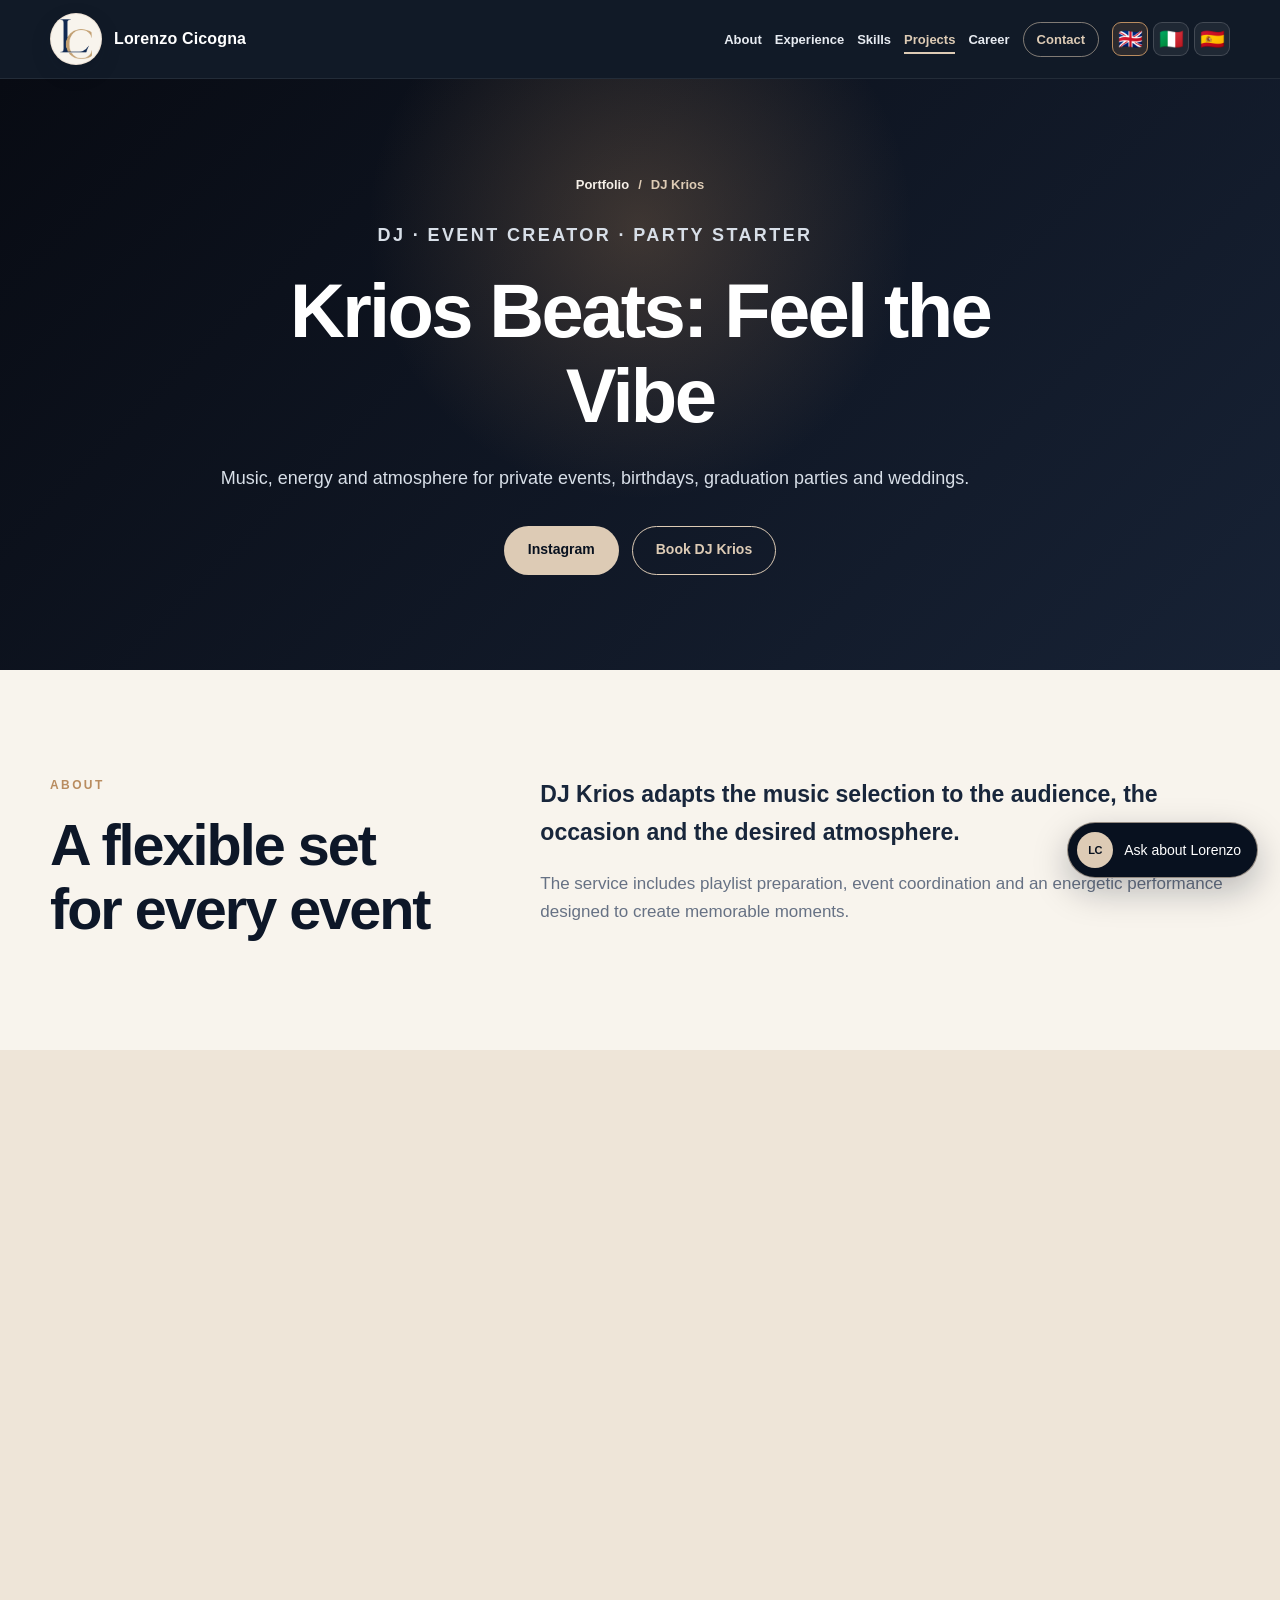
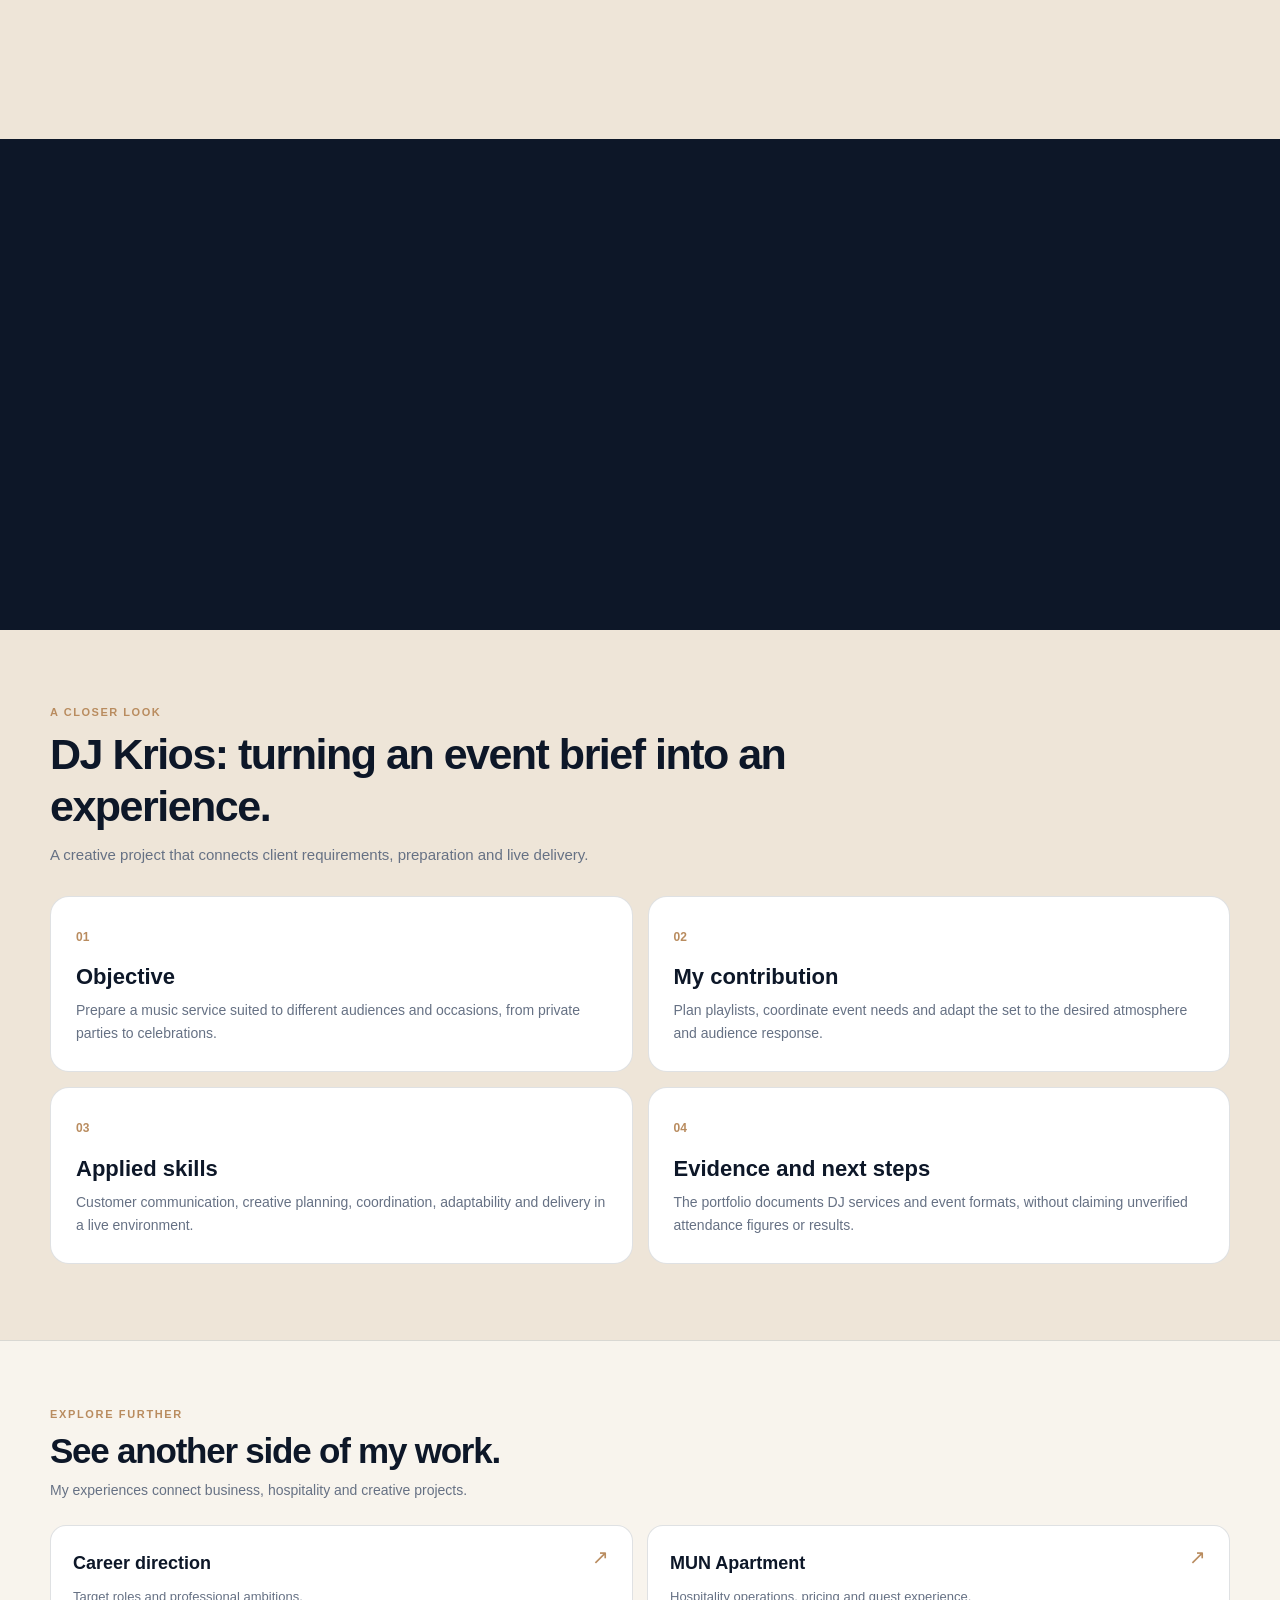
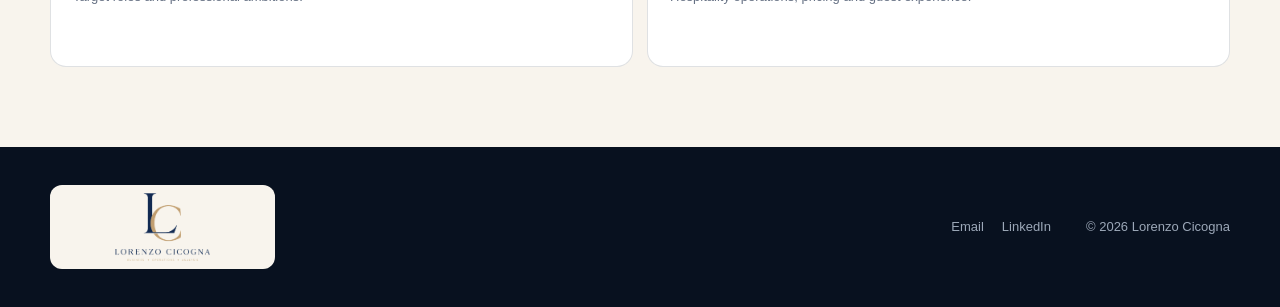
<file: djkrios.html>
<!DOCTYPE html>
<html lang="en">
<head>
  <meta charset="UTF-8" />
  <meta name="viewport" content="width=device-width, initial-scale=1.0" />
  <meta
    http-equiv="Content-Security-Policy"
    content="default-src 'self'; img-src 'self' data:; style-src 'self'; script-src 'self'; font-src 'self'; object-src 'none'; base-uri 'self'; form-action 'none'; upgrade-insecure-requests;"
  />
  <meta name="referrer" content="strict-origin-when-cross-origin" />

  <title>DJ Krios | Events & Music</title>
  <meta
    name="description"
    content="DJ Krios for private parties, birthdays, graduation parties and weddings. Tech House, Reggaeton, Trap, Commercial and Bounce."
  />
  <link rel="canonical" href="https://lorenzocicogna.github.io/lorenzo-portfolio/djkrios.html" />
  <meta property="og:type" content="website" />
  <meta property="og:title" content="DJ Krios | Events & Music" />
  <meta property="og:description" content="DJ Krios for private parties, birthdays, graduation parties and weddings. Tech House, Reggaeton, Trap, Commercial and Bounce." />
  <meta property="og:url" content="https://lorenzocicogna.github.io/lorenzo-portfolio/djkrios.html" />
  <meta property="og:image" content="https://lorenzocicogna.github.io/lorenzo-portfolio/assets/images/branding/lorenzo-cicogna-logo.png" />
  <meta property="og:image:alt" content="Lorenzo Cicogna" />
  <meta name="twitter:card" content="summary_large_image" />
  <meta name="twitter:title" content="DJ Krios | Events & Music" />
  <meta name="twitter:description" content="DJ Krios for private parties, birthdays, graduation parties and weddings. Tech House, Reggaeton, Trap, Commercial and Bounce." />
  <meta name="twitter:image" content="https://lorenzocicogna.github.io/lorenzo-portfolio/assets/images/branding/lorenzo-cicogna-logo.png" />

  <link rel="icon" type="image/png" href="assets/images/branding/lorenzo-cicogna-monogram.png" />
  <script type="application/ld+json">
  {"@context":"https://schema.org","@type":"WebPage","name":"DJ Krios | Events & Music","url":"https://lorenzocicogna.github.io/lorenzo-portfolio/djkrios.html","isPartOf":{"@type":"WebSite","name":"Lorenzo Cicogna Portfolio","url":"https://lorenzocicogna.github.io/lorenzo-portfolio/"}}
  </script>

  <link rel="stylesheet" href="assets/css/style.css" />
  <link rel="stylesheet" href="assets/css/guida-portfolio.css?v=1" />
  <link rel="stylesheet" href="assets/css/navigation-ux.css?v=1" />
  <link rel="stylesheet" href="assets/css/portfolio-plus.css?v=1" />
</head>

<body data-page="dj">
  <header class="site-header">
    <nav class="navbar container" aria-label="Main navigation">
      <a class="brand" href="index.html" aria-label="Lorenzo Cicogna home">
        <span class="brand-logo-shell" aria-hidden="true">
          <img
            class="brand-logo"
            src="assets/images/branding/lorenzo-cicogna-monogram.png"
            alt=""
          />
        </span>
        <span class="brand-text">Lorenzo Cicogna</span>
      </a>

      <button
        class="menu-toggle"
        type="button"
        aria-label="Open menu"
        aria-expanded="false"
        aria-controls="main-menu"
      >
        <span></span><span></span><span></span>
      </button>

      <ul class="nav-menu" id="main-menu">
        <li><a href="index.html#about" data-ux-section="about" data-i18n="navAbout">About</a></li>
        <li><a href="index.html#experience" data-ux-section="experience" data-i18n="navExperience">Experience</a></li>
        <li><a href="index.html#skills" data-ux-section="skills" data-ux-key="uxNavSkills">Skills</a></li>
        <li><a href="index.html#projects" data-ux-section="projects" data-i18n="navProjects">Projects</a></li>
        <li><a href="career.html" data-ux-section="career" data-ux-key="uxNavCareer">Career</a></li>
        <li><a href="index.html#contact" class="ux-nav-contact" data-ux-section="contact" data-i18n="navContact">Contact</a></li>
        <li class="lang-switch" aria-label="Language">
          <button class="flag active" type="button" data-lang="en" aria-label="English">🇬🇧</button>
          <button class="flag" type="button" data-lang="it" aria-label="Italiano">🇮🇹</button>
          <button class="flag" type="button" data-lang="es" aria-label="Español">🇪🇸</button>
        </li>
      </ul>
    </nav>
    <div class="ux-progress" aria-hidden="true"><span class="ux-progress-fill"></span></div>
  </header>

  <main>
    <section class="page-hero dj-hero">
      <div class="container narrow reveal center">
        <nav class="ux-breadcrumb" aria-label="Breadcrumb"><a href="index.html" data-ux-key="uxPortfolio">Portfolio</a><span aria-hidden="true">/</span><span aria-current="page" data-ux-key="uxDjCrumb">DJ Krios</span></nav>
        <p class="eyebrow" data-i18n="djEyebrow">DJ · Event creator · Party starter</p>
        <h1>Krios Beats: Feel the Vibe</h1>
        <p data-i18n="djLead">
          Music, energy and atmosphere for private events, birthdays,
          graduation parties and weddings.
        </p>
        <div class="hero-actions centered">
          <a
            class="button button-primary"
            href="https://instagram.com/djkrios_"
            target="_blank"
            rel="noopener noreferrer"
          >
            Instagram
          </a>
          <a
            class="button button-secondary"
            href="mailto:lorenzocicogna00@gmail.com?subject=DJ%20Krios%20Booking%20Request"
            data-i18n="bookMe"
          >
            Book DJ Krios
          </a>
        </div>
      </div>
    </section>

    <section class="section">
      <div class="container split-layout">
        <div class="section-heading reveal">
          <p class="eyebrow" data-i18n="djAboutEyebrow">About</p>
          <h2 data-i18n="djAboutTitle">A flexible set for every event</h2>
        </div>
        <div class="section-copy reveal">
          <p class="lead" data-i18n="djAboutLead">
            DJ Krios adapts the music selection to the audience, the occasion and the desired atmosphere.
          </p>
          <p data-i18n="djAboutText">
            The service includes playlist preparation, event coordination and an energetic performance
            designed to create memorable moments.
          </p>
        </div>
      </div>
    </section>

    <section class="section section-soft">
      <div class="container">
        <div class="section-heading wide reveal">
          <p class="eyebrow" data-i18n="eventsEyebrow">Events</p>
          <h2 data-i18n="eventsTitle">Events and services</h2>
        </div>
        <div class="cards role-grid">
          <article class="card reveal"><h3 data-i18n="privateParties">Private Parties</h3><p data-i18n="privatePartiesText">Music and atmosphere tailored to your event.</p></article>
          <article class="card reveal"><h3 data-i18n="birthdays">Birthdays</h3><p data-i18n="birthdaysText">High-energy sets for an unforgettable celebration.</p></article>
          <article class="card reveal"><h3 data-i18n="graduations">Graduation Parties</h3><p data-i18n="graduationsText">Celebrate your achievement with the right soundtrack.</p></article>
          <article class="card reveal"><h3 data-i18n="weddings">Weddings</h3><p data-i18n="weddingsText">From elegant moments to a complete party experience.</p></article>
        </div>
      </div>
    </section>

    <section class="section section-dark">
      <div class="container">
        <div class="section-heading wide reveal">
          <p class="eyebrow" data-i18n="musicEyebrow">Music</p>
          <h2 data-i18n="musicTitle">Music styles</h2>
        </div>
        <div class="skills reveal">
          <span>Tech House</span><span>Reggaeton</span><span>Trap</span>
          <span>Commercial</span><span>Bounce</span><span>Party Music</span>
        </div>
        <div class="hero-actions reveal">
          <a class="button button-primary" href="https://www.youtube.com/@djkriosss" target="_blank" rel="noopener noreferrer">YouTube</a>
          <a class="button button-secondary" href="https://djkrios00.wixsite.com/djkrios" target="_blank" rel="noopener noreferrer">Website</a>
        </div>
      </div>
    </section>
  
    <section class="ux-more-projects" aria-labelledby="ux-more-title">
      <div class="container">
        <p class="ux-kicker" data-ux-key="uxMoreEyebrow">Explore further</p>
        <h2 id="ux-more-title" data-ux-key="uxMoreTitle">See another side of my work.</h2>
        <p class="ux-more-intro" data-ux-key="uxMoreIntro">My experiences connect business, hospitality and creative projects.</p>
        <div class="ux-related-grid">
          <a class="ux-related-card" href="career.html">
            <span class="ux-card-arrow" aria-hidden="true">↗</span>
            <strong data-ux-key="uxCareer">Career direction</strong>
            <p data-ux-key="uxCareerMini">Target roles and professional ambitions.</p>
          </a>
          <a class="ux-related-card" href="mun.html">
            <span class="ux-card-arrow" aria-hidden="true">↗</span>
            <strong>MUN Apartment</strong>
            <p data-ux-key="uxMunMini">Hospitality operations, pricing and guest experience.</p>
          </a>
        </div>
      </div>
    </section>

  </main>
  <footer class="site-footer">
    <div class="container footer-grid">
      <a class="footer-brand" href="index.html" aria-label="Lorenzo Cicogna home">
        <span class="footer-logo-shell" aria-hidden="true">
          <img
            src="assets/images/branding/lorenzo-cicogna-logo.png"
            alt=""
          />
        </span>
      </a>
      <div class="footer-links">
        <a href="mailto:lorenzocicogna00@gmail.com">Email</a>
        <a href="https://www.linkedin.com/in/lorenzo-cicogna-a7a300262" target="_blank" rel="noopener noreferrer">LinkedIn</a>
      </div>
      <p>© <span data-current-year></span> Lorenzo Cicogna</p>
    </div>
  </footer>

  <script src="assets/js/script.js" defer></script>
  <script src="assets/js/guida-portfolio.js?v=1" defer></script>
  <script src="assets/js/navigation-ux.js?v=1" defer></script>
  <script src="assets/js/portfolio-plus.js?v=1" defer></script>

</body>
</html>
</file>
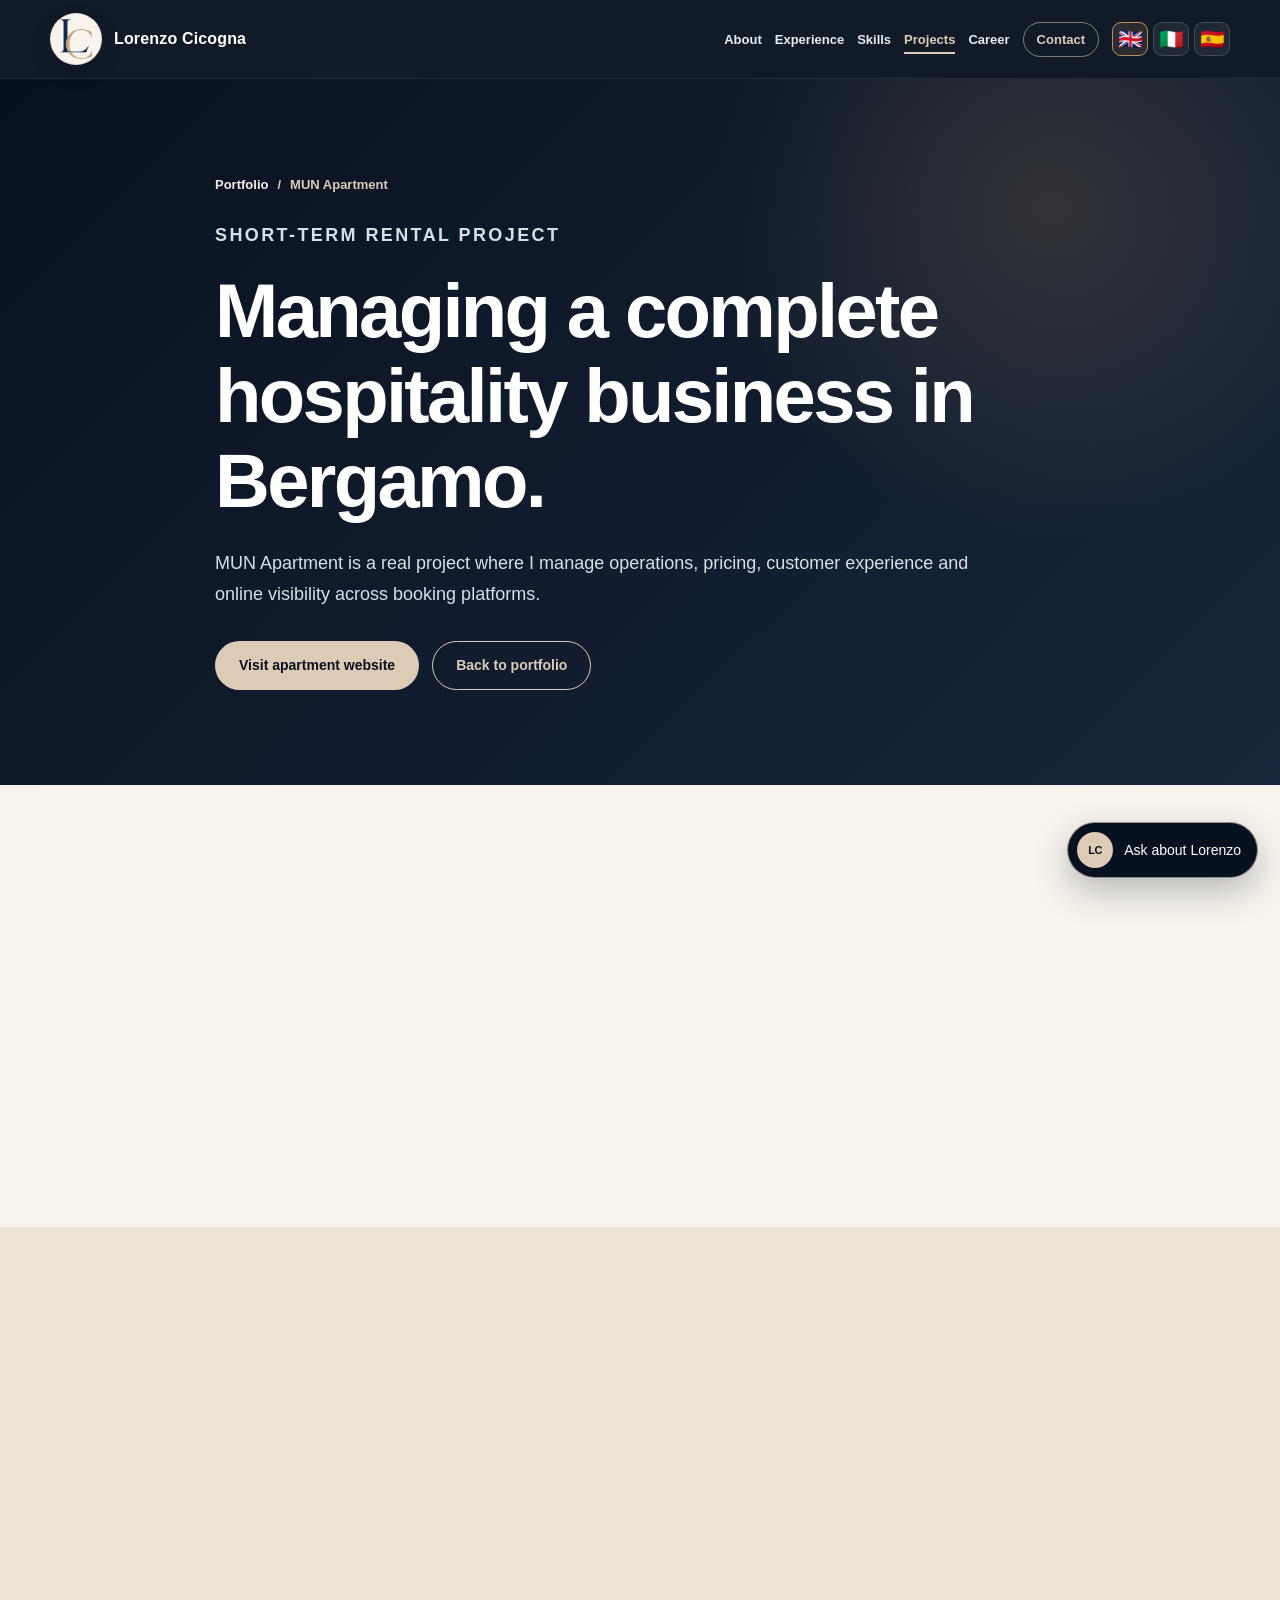
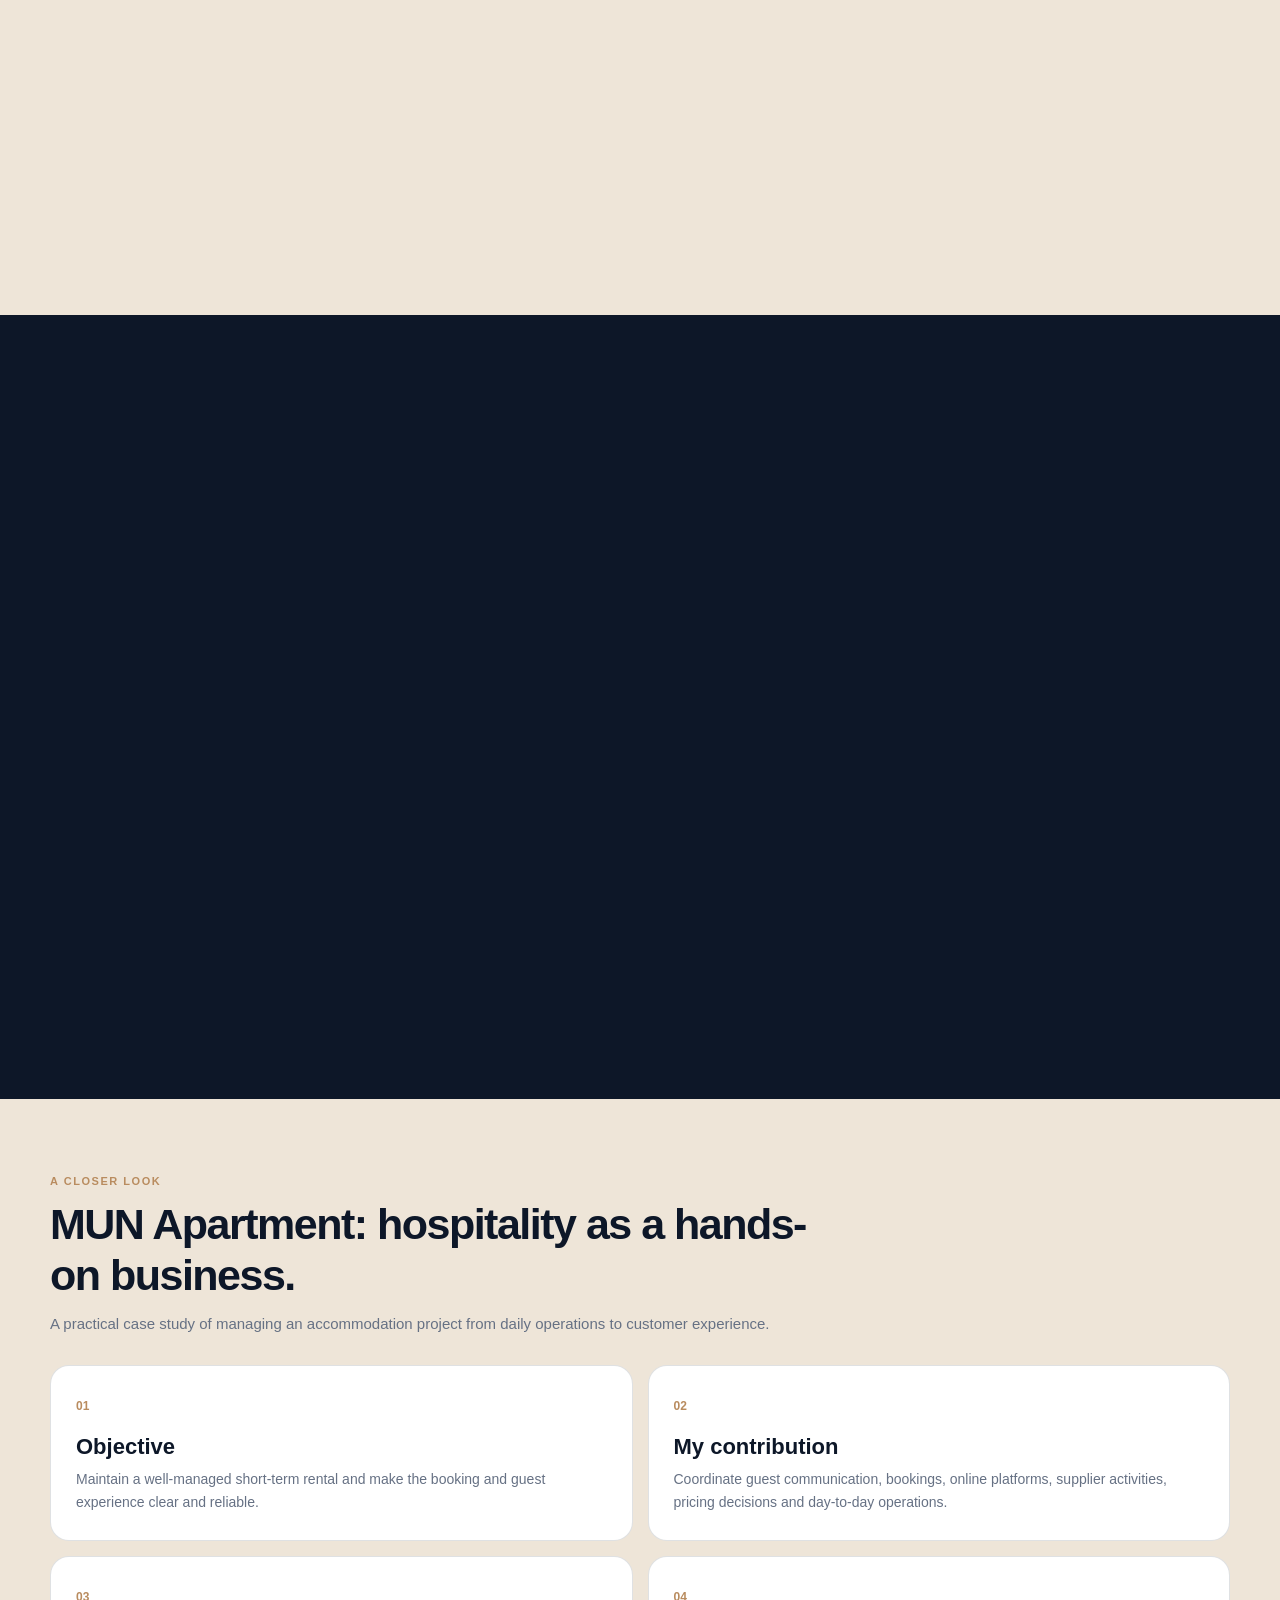
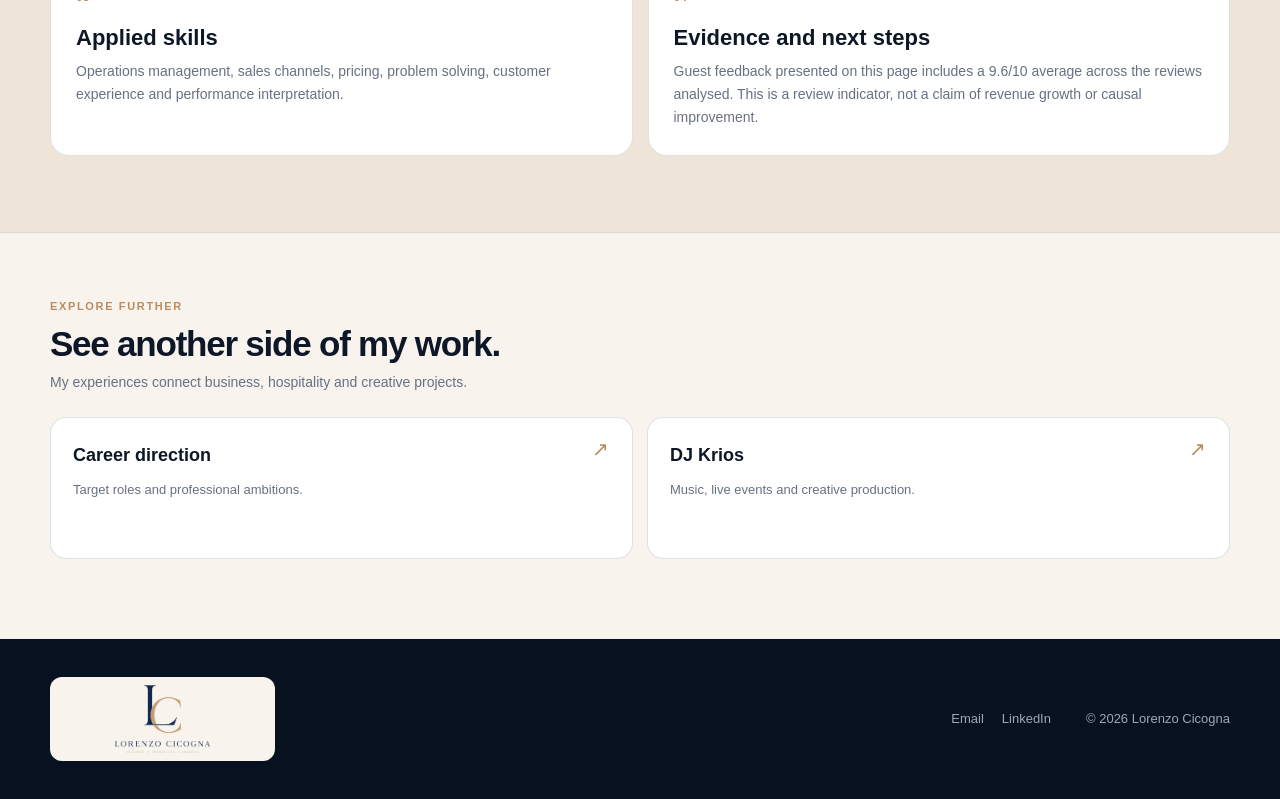
<file: mun.html>
<!DOCTYPE html>
<html lang="en">
<head>
  <meta charset="UTF-8" />
  <meta name="viewport" content="width=device-width, initial-scale=1.0" />
  <meta
    http-equiv="Content-Security-Policy"
    content="default-src 'self'; img-src 'self' data:; style-src 'self'; script-src 'self'; font-src 'self'; object-src 'none'; base-uri 'self'; form-action 'none'; upgrade-insecure-requests;"
  />
  <meta name="referrer" content="strict-origin-when-cross-origin" />

  <title>MUN Apartment | Lorenzo Cicogna</title>
  <meta
    name="description"
    content="MUN Apartment, a short-term rental project managed by Lorenzo Cicogna with a focus on operations, customer experience and business performance."
  />
  <link rel="canonical" href="https://lorenzocicogna.github.io/lorenzo-portfolio/mun.html" />
  <meta property="og:type" content="website" />
  <meta property="og:title" content="MUN Apartment | Lorenzo Cicogna" />
  <meta property="og:description" content="MUN Apartment, a short-term rental project managed by Lorenzo Cicogna with a focus on operations, customer experience and business performance." />
  <meta property="og:url" content="https://lorenzocicogna.github.io/lorenzo-portfolio/mun.html" />
  <meta property="og:image" content="https://lorenzocicogna.github.io/lorenzo-portfolio/assets/images/branding/lorenzo-cicogna-logo.png" />
  <meta property="og:image:alt" content="Lorenzo Cicogna" />
  <meta name="twitter:card" content="summary_large_image" />
  <meta name="twitter:title" content="MUN Apartment | Lorenzo Cicogna" />
  <meta name="twitter:description" content="MUN Apartment, a short-term rental project managed by Lorenzo Cicogna with a focus on operations, customer experience and business performance." />
  <meta name="twitter:image" content="https://lorenzocicogna.github.io/lorenzo-portfolio/assets/images/branding/lorenzo-cicogna-logo.png" />

  <link rel="icon" type="image/png" href="assets/images/branding/lorenzo-cicogna-monogram.png" />
  <script type="application/ld+json">
  {"@context":"https://schema.org","@type":"WebPage","name":"MUN Apartment | Lorenzo Cicogna","url":"https://lorenzocicogna.github.io/lorenzo-portfolio/mun.html","isPartOf":{"@type":"WebSite","name":"Lorenzo Cicogna Portfolio","url":"https://lorenzocicogna.github.io/lorenzo-portfolio/"}}
  </script>

  <link rel="stylesheet" href="assets/css/style.css" />
  <link rel="stylesheet" href="assets/css/guida-portfolio.css?v=1" />
  <link rel="stylesheet" href="assets/css/navigation-ux.css?v=1" />
  <link rel="stylesheet" href="assets/css/portfolio-plus.css?v=1" />
</head>

<body data-page="mun">
  <header class="site-header">
    <nav class="navbar container" aria-label="Main navigation">
      <a class="brand" href="index.html" aria-label="Lorenzo Cicogna home">
        <span class="brand-logo-shell" aria-hidden="true">
          <img
            class="brand-logo"
            src="assets/images/branding/lorenzo-cicogna-monogram.png"
            alt=""
          />
        </span>
        <span class="brand-text">Lorenzo Cicogna</span>
      </a>

      <button
        class="menu-toggle"
        type="button"
        aria-label="Open menu"
        aria-expanded="false"
        aria-controls="main-menu"
      >
        <span></span><span></span><span></span>
      </button>

      <ul class="nav-menu" id="main-menu">
        <li><a href="index.html#about" data-ux-section="about" data-i18n="navAbout">About</a></li>
        <li><a href="index.html#experience" data-ux-section="experience" data-i18n="navExperience">Experience</a></li>
        <li><a href="index.html#skills" data-ux-section="skills" data-ux-key="uxNavSkills">Skills</a></li>
        <li><a href="index.html#projects" data-ux-section="projects" data-i18n="navProjects">Projects</a></li>
        <li><a href="career.html" data-ux-section="career" data-ux-key="uxNavCareer">Career</a></li>
        <li><a href="index.html#contact" class="ux-nav-contact" data-ux-section="contact" data-i18n="navContact">Contact</a></li>
        <li class="lang-switch" aria-label="Language">
          <button class="flag active" type="button" data-lang="en" aria-label="English">🇬🇧</button>
          <button class="flag" type="button" data-lang="it" aria-label="Italiano">🇮🇹</button>
          <button class="flag" type="button" data-lang="es" aria-label="Español">🇪🇸</button>
        </li>
      </ul>
    </nav>
    <div class="ux-progress" aria-hidden="true"><span class="ux-progress-fill"></span></div>
  </header>

  <main>
    <section class="page-hero project-hero">
      <div class="container narrow reveal">
        <nav class="ux-breadcrumb" aria-label="Breadcrumb"><a href="index.html" data-ux-key="uxPortfolio">Portfolio</a><span aria-hidden="true">/</span><span aria-current="page" data-ux-key="uxMunCrumb">MUN Apartment</span></nav>
        <p class="eyebrow" data-i18n="munEyebrow">Short-term rental project</p>
        <h1 data-i18n="munTitle">Managing a complete hospitality business in Bergamo.</h1>
        <p data-i18n="munLead">
          MUN Apartment is a real project where I manage operations, pricing,
          customer experience and online visibility across booking platforms.
        </p>
        <div class="hero-actions">
          <a
            class="button button-primary"
            href="https://lorenzocicogna.github.io/munapartment/"
            target="_blank"
            rel="noopener noreferrer"
            data-i18n="visitApartment"
          >
            Visit apartment website
          </a>
          <a class="button button-secondary" href="index.html" data-i18n="backPortfolio">Back to portfolio</a>
        </div>
      </div>
    </section>

    <section class="section">
      <div class="container split-layout">
        <div class="section-heading reveal">
          <p class="eyebrow" data-i18n="overviewEyebrow">Overview</p>
          <h2 data-i18n="munOverviewTitle">A business managed end to end</h2>
        </div>
        <div class="section-copy reveal">
          <p class="lead" data-i18n="munOverviewLead">
            Hospitality, operations and commercial management come together in one practical project.
          </p>
          <p data-i18n="munOverviewText">
            The experience includes daily operations, guest communication, platform management,
            supplier coordination, pricing decisions and performance improvement.
          </p>
        </div>
      </div>
    </section>

    <section class="section section-soft">
      <div class="container">
        <div class="section-heading wide reveal">
          <p class="eyebrow" data-i18n="manageEyebrow">Responsibilities</p>
          <h2 data-i18n="manageTitle">What I manage</h2>
        </div>
        <div class="cards role-grid">
          <article class="card reveal"><h3 data-i18n="munOps">Operations</h3><p data-i18n="munOpsText">Check-in support, cleaning coordination and suppliers.</p></article>
          <article class="card reveal"><h3 data-i18n="munPricing">Sales & Pricing</h3><p data-i18n="munPricingText">Booking platforms, pricing and occupancy optimization.</p></article>
          <article class="card reveal"><h3 data-i18n="munCX">Customer Experience</h3><p data-i18n="munCXText">End-to-end communication, problem solving and reviews.</p></article>
          <article class="card reveal"><h3 data-i18n="munPerformance">Business Performance</h3><p data-i18n="munPerformanceText">Revenue tracking, feedback analysis and process improvement.</p></article>
        </div>
      </div>
    </section>

    <section class="section section-dark">
      <div class="container">
        <div class="section-heading wide reveal">
          <p class="eyebrow" data-i18n="reviewsEyebrow">Guest reviews</p>
          <h2 data-i18n="reviewsTitle">Service quality reflected in feedback</h2>
          <p data-i18n="reviewsAverage">Average rating: 9.6/10 across the reviews analysed.</p>
        </div>
        <div class="cards review-grid">
          <article class="card reveal"><h3>“Perfect stay”</h3><p data-i18n="review1">Clean, equipped and comfortable apartment with a peaceful location.</p><strong>10/10</strong></article>
          <article class="card reveal"><h3>“Ideal escape”</h3><p data-i18n="review2">A relaxing place surrounded by nature and a beautiful panorama.</p><strong>10/10</strong></article>
          <article class="card reveal"><h3>“Great host”</h3><p data-i18n="review3">Well maintained, fully equipped and supported by a helpful host.</p><strong>10/10</strong></article>
          <article class="card reveal"><h3>“Comfortable and well located”</h3><p data-i18n="review4">Quiet, practical and suitable for relaxation or remote work.</p><strong>9/10</strong></article>
        </div>
      </div>
    </section>
  
    <section class="ux-more-projects" aria-labelledby="ux-more-title">
      <div class="container">
        <p class="ux-kicker" data-ux-key="uxMoreEyebrow">Explore further</p>
        <h2 id="ux-more-title" data-ux-key="uxMoreTitle">See another side of my work.</h2>
        <p class="ux-more-intro" data-ux-key="uxMoreIntro">My experiences connect business, hospitality and creative projects.</p>
        <div class="ux-related-grid">
          <a class="ux-related-card" href="career.html">
            <span class="ux-card-arrow" aria-hidden="true">↗</span>
            <strong data-ux-key="uxCareer">Career direction</strong>
            <p data-ux-key="uxCareerMini">Target roles and professional ambitions.</p>
          </a>
          <a class="ux-related-card" href="djkrios.html">
            <span class="ux-card-arrow" aria-hidden="true">↗</span>
            <strong>DJ Krios</strong>
            <p data-ux-key="uxDjMini">Music, live events and creative production.</p>
          </a>
        </div>
      </div>
    </section>

  </main>
  <footer class="site-footer">
    <div class="container footer-grid">
      <a class="footer-brand" href="index.html" aria-label="Lorenzo Cicogna home">
        <span class="footer-logo-shell" aria-hidden="true">
          <img
            src="assets/images/branding/lorenzo-cicogna-logo.png"
            alt=""
          />
        </span>
      </a>
      <div class="footer-links">
        <a href="mailto:lorenzocicogna00@gmail.com">Email</a>
        <a href="https://www.linkedin.com/in/lorenzo-cicogna-a7a300262" target="_blank" rel="noopener noreferrer">LinkedIn</a>
      </div>
      <p>© <span data-current-year></span> Lorenzo Cicogna</p>
    </div>
  </footer>

  <script src="assets/js/script.js" defer></script>
  <script src="assets/js/guida-portfolio.js?v=1" defer></script>
  <script src="assets/js/navigation-ux.js?v=1" defer></script>
  <script src="assets/js/portfolio-plus.js?v=1" defer></script>

</body>
</html>
</file>
<file: assets/css/style.css>
/* ================================
   LORENZO CICOGNA — PORTFOLIO
================================ */

:root {
  --navy-950: #08111f;
  --navy-900: #0d1728;
  --navy-800: #18263b;
  --navy-700: #263750;
  --sand-100: #f8f4ed;
  --sand-200: #eee5d8;
  --sand-300: #ddcbb5;
  --sand-500: #b98c5f;
  --white: #ffffff;
  --text: #202a38;
  --muted: #667184;
  --border: rgba(13, 23, 40, 0.13);
  --shadow: 0 20px 55px rgba(8, 17, 31, 0.13);
  --radius-sm: 12px;
  --radius-md: 22px;
  --radius-lg: 36px;
  --container: 1180px;
}

* {
  margin: 0;
  padding: 0;
  box-sizing: border-box;
}

html {
  scroll-behavior: smooth;
  scroll-padding-top: 90px;
}

body {
  min-width: 320px;
  background: var(--sand-100);
  color: var(--text);
  font-family: Inter, "Segoe UI", Arial, sans-serif;
  line-height: 1.68;
}

img {
  display: block;
  max-width: 100%;
}

a {
  color: inherit;
}

button {
  font: inherit;
}

h1,
h2,
h3 {
  color: var(--navy-900);
  line-height: 1.12;
}

h1,
h2 {
  letter-spacing: -0.035em;
}

p {
  color: var(--muted);
}

.container {
  width: min(calc(100% - 40px), var(--container));
  margin-inline: auto;
}

.narrow {
  max-width: 850px;
}

.center {
  text-align: center;
  margin-inline: auto;
}

/* NAVIGATION */

.site-header {
  position: sticky;
  top: 0;
  z-index: 1000;
  border-bottom: 1px solid rgba(255, 255, 255, 0.08);
  background: rgba(8, 17, 31, 0.96);
  backdrop-filter: blur(16px);
}

.navbar {
  min-height: 78px;
  display: flex;
  align-items: center;
  justify-content: space-between;
  gap: 28px;
}

.brand {
  display: inline-flex;
  align-items: center;
  gap: 12px;
  color: var(--white);
  text-decoration: none;
}

.brand-logo-shell {
  width: 52px;
  height: 52px;
  display: inline-flex;
  flex: 0 0 auto;
  align-items: center;
  justify-content: center;
  padding: 5px;
  border: 1px solid rgba(221, 203, 181, 0.45);
  border-radius: 50%;
  background: var(--sand-100);
  box-shadow: 0 8px 20px rgba(8, 17, 31, 0.18);
}

.brand-logo {
  width: 100%;
  height: 100%;
  object-fit: contain;
}

.brand-text {
  font-weight: 750;
  letter-spacing: 0.01em;
}

.nav-menu {
  display: flex;
  align-items: center;
  gap: 20px;
  list-style: none;
}

.nav-menu a {
  color: #e7ebf1;
  font-size: 14px;
  font-weight: 650;
  text-decoration: none;
}

.nav-menu a:hover {
  color: var(--sand-300);
}

.menu-toggle {
  display: none;
  width: 44px;
  height: 44px;
  border: 1px solid rgba(255, 255, 255, 0.2);
  border-radius: 50%;
  background: transparent;
  cursor: pointer;
}

.menu-toggle span {
  display: block;
  width: 18px;
  height: 2px;
  margin: 4px auto;
  background: var(--white);
}

.lang-switch {
  display: flex;
  align-items: center;
  gap: 5px;
}

.flag {
  width: 36px;
  height: 34px;
  display: inline-grid;
  place-items: center;
  padding: 0;
  border: 1px solid rgba(255, 255, 255, 0.16);
  border-radius: 9px;
  background: rgba(255, 255, 255, 0.06);
  color: var(--white);
  font-family: "Apple Color Emoji", "Segoe UI Emoji", "Noto Color Emoji", sans-serif;
  font-size: 20px;
  line-height: 1;
  opacity: 1;
  cursor: pointer;
  transition: transform 0.18s ease, border-color 0.18s ease, background 0.18s ease;
}

.flag:hover {
  transform: translateY(-1px);
  border-color: rgba(221, 203, 181, 0.65);
  background: rgba(255, 255, 255, 0.1);
}

.flag.active {
  border-color: var(--sand-500);
  background: rgba(185, 140, 95, 0.16);
}

/* HERO */

.hero,
.page-hero {
  position: relative;
  overflow: hidden;
  background:
    radial-gradient(circle at 82% 18%, rgba(185, 140, 95, 0.2), transparent 28%),
    linear-gradient(135deg, var(--navy-950), var(--navy-800));
  color: var(--white);
}

.hero {
  min-height: calc(100vh - 78px);
  display: flex;
  align-items: center;
  padding: 82px 0;
}

.page-hero {
  min-height: 64vh;
  display: flex;
  align-items: center;
  padding: 95px 0;
}

.dj-hero {
  background:
    radial-gradient(circle at 50% 25%, rgba(185, 140, 95, 0.28), transparent 35%),
    linear-gradient(135deg, #080b13, #172235);
}

.hero-grid {
  display: grid;
  grid-template-columns: minmax(0, 1.15fr) minmax(300px, 0.72fr);
  align-items: center;
  gap: clamp(55px, 8vw, 110px);
}

.hero-content {
  max-width: 760px;
}

.eyebrow {
  margin-bottom: 18px;
  color: var(--sand-500);
  font-size: 12px;
  font-weight: 800;
  letter-spacing: 2.4px;
  text-transform: uppercase;
}

.hero h1,
.page-hero h1 {
  color: var(--white);
  font-size: clamp(44px, 6vw, 76px);
  margin-bottom: 25px;
}

.hero-lead,
.page-hero p {
  max-width: 760px;
  color: #d8dfe8;
  font-size: 18px;
}

.hero-actions {
  display: flex;
  flex-wrap: wrap;
  gap: 13px;
  margin-top: 32px;
}

.hero-actions.centered {
  justify-content: center;
}

.button {
  min-height: 49px;
  display: inline-flex;
  align-items: center;
  justify-content: center;
  padding: 11px 23px;
  border: 1px solid transparent;
  border-radius: 999px;
  font-size: 14px;
  font-weight: 800;
  text-decoration: none;
  transition: 0.2s ease;
}

.button:hover {
  transform: translateY(-2px);
}

.button-primary {
  background: var(--sand-300);
  color: var(--navy-950);
}

.button-primary:hover {
  background: var(--white);
}

.button-secondary {
  border-color: var(--sand-300);
  color: var(--sand-300);
}

.button-secondary:hover {
  background: var(--sand-300);
  color: var(--navy-950);
}

.profile-card {
  justify-self: end;
  text-align: center;
}

.profile-ring {
  width: min(100%, 390px);
  padding: 12px;
  border: 1px solid rgba(221, 203, 181, 0.55);
  border-radius: 50%;
  background: rgba(255, 255, 255, 0.035);
  box-shadow: var(--shadow);
}

.profile-ring img {
  width: 100%;
  aspect-ratio: 1;
  object-fit: cover;
  border-radius: 50%;
}

.profile-card figcaption {
  margin-top: 20px;
}

.profile-card strong,
.profile-card span {
  display: block;
}

.profile-card strong {
  color: var(--white);
  font-size: 18px;
}

.profile-card span {
  color: #b9c3d1;
  font-size: 13px;
}

/* METRICS */

.metrics-strip {
  background: var(--navy-950);
}

.metric-grid {
  display: grid;
  grid-template-columns: repeat(4, 1fr);
}

.metric-grid article {
  min-height: 210px;
  padding: 36px 28px;
  border-right: 1px solid rgba(255, 255, 255, 0.1);
}

.metric-grid article:last-child {
  border-right: 0;
}

.metric-grid span {
  color: var(--sand-500);
  font-size: 12px;
}

.metric-grid h2 {
  margin: 26px 0 10px;
  color: var(--white);
  font-size: 22px;
}

.metric-grid p {
  color: #aeb8c6;
  font-size: 14px;
}

/* SECTIONS */

.section {
  padding: 105px 0;
}

.section-soft {
  background: var(--sand-200);
}

.section-dark {
  background: var(--navy-900);
  color: var(--white);
}

.section-projects {
  background: var(--white);
}

.split-layout,
.contact-grid {
  display: grid;
  grid-template-columns: minmax(250px, 0.72fr) minmax(0, 1.28fr);
  gap: clamp(50px, 8vw, 115px);
}

.section-heading {
  max-width: 520px;
}

.section-heading.wide {
  max-width: 760px;
  margin-bottom: 52px;
}

.section-heading h2,
.contact-section h2 {
  font-size: clamp(37px, 4.5vw, 58px);
}

.section-dark .section-heading h2 {
  color: var(--white);
}

.section-copy {
  max-width: 760px;
}

.section-copy p {
  margin-bottom: 18px;
  font-size: 17px;
}

.section-copy .lead {
  color: var(--navy-800);
  font-size: 23px;
  font-weight: 650;
}

.cards {
  display: grid;
  gap: 22px;
}

.experience-grid,
.role-grid {
  grid-template-columns: repeat(3, 1fr);
}

.review-grid {
  grid-template-columns: repeat(2, 1fr);
}

.project-grid {
  grid-template-columns: repeat(3, 1fr);
}

.card {
  padding: 30px;
  border: 1px solid var(--border);
  border-radius: var(--radius-md);
  background: var(--white);
  box-shadow: 0 9px 28px rgba(8, 17, 31, 0.07);
}

.card h3 {
  margin-bottom: 13px;
  font-size: 23px;
}

.card p {
  font-size: 15px;
}

.card-meta {
  margin-bottom: 16px;
  color: var(--sand-500);
  font-size: 11px !important;
  font-weight: 800;
  letter-spacing: 1px;
  text-transform: uppercase;
}

.section-dark .card {
  border-color: rgba(255, 255, 255, 0.09);
  background: var(--navy-800);
}

.section-dark .card h3 {
  color: var(--white);
}

.section-dark .card p {
  color: #bac3cf;
}

.timeline {
  border-top: 1px solid var(--border);
}

.timeline-item {
  display: grid;
  grid-template-columns: 150px 1fr;
  gap: 30px;
  padding: 30px 0;
  border-bottom: 1px solid var(--border);
}

.timeline-item > span {
  color: var(--sand-500);
  font-size: 13px;
  font-weight: 800;
}

.timeline-item h3 {
  margin-bottom: 7px;
  font-size: 22px;
}

.certification-card {
  max-width: 900px;
  display: grid;
  grid-template-columns: 190px 1fr;
  align-items: center;
  gap: 34px;
  padding: 32px;
  border: 1px solid var(--border);
  border-radius: var(--radius-lg);
  background: var(--white);
  box-shadow: var(--shadow);
  text-decoration: none;
  transition: 0.22s ease;
}

.certification-card:hover {
  transform: translateY(-4px);
}

.certification-card img {
  width: 170px;
  margin-inline: auto;
}

.certification-card h3 {
  margin-bottom: 10px;
  font-size: 27px;
}

.text-link {
  display: inline-block;
  margin-top: 17px;
  color: var(--sand-500);
  font-weight: 800;
}

.skills {
  display: flex;
  flex-wrap: wrap;
  gap: 12px;
}

.skills span {
  padding: 10px 17px;
  border: 1px solid var(--border);
  border-radius: 999px;
  background: var(--white);
  color: var(--navy-800);
  font-size: 14px;
  font-weight: 750;
}

.section-dark .skills span {
  border-color: rgba(255, 255, 255, 0.13);
  background: var(--navy-800);
  color: var(--white);
}

.project-card {
  min-height: 240px;
  display: block;
  text-decoration: none;
  transition: 0.22s ease;
}

.project-card:hover {
  transform: translateY(-5px);
  box-shadow: var(--shadow);
}

.project-card > span {
  color: var(--sand-500);
  font-size: 12px;
  font-weight: 800;
}

.project-card h3 {
  margin-top: 42px;
}

.contact-section {
  background: var(--sand-200);
}

.contact-card {
  display: flex;
  flex-direction: column;
  gap: 17px;
  padding: 34px;
  border-radius: var(--radius-lg);
  background: var(--navy-900);
  box-shadow: var(--shadow);
}

.contact-card a {
  color: var(--white);
  font-weight: 700;
  text-decoration: none;
  overflow-wrap: anywhere;
}

.contact-card a:hover {
  color: var(--sand-300);
}

.contact-card p {
  color: #aeb8c6;
}

/* FOOTER */

.site-footer {
  padding: 38px 0;
  background: var(--navy-950);
}

.footer-grid {
  display: grid;
  grid-template-columns: 1fr auto auto;
  align-items: center;
  gap: 35px;
}

.footer-brand {
  display: inline-flex;
  width: 225px;
  text-decoration: none;
}

.footer-logo-shell {
  width: 100%;
  min-height: 78px;
  display: inline-flex;
  align-items: center;
  justify-content: center;
  padding: 8px 13px;
  border-radius: var(--radius-sm);
  background: var(--sand-100);
}

.footer-logo-shell img {
  width: 100%;
  max-height: 68px;
  object-fit: contain;
}

.site-footer strong {
  color: var(--white);
}

.site-footer p,
.site-footer a {
  color: #9ca8b8;
  font-size: 13px;
}

.footer-links {
  display: flex;
  gap: 18px;
}

.footer-links a {
  text-decoration: none;
}

.footer-links a:hover {
  color: var(--sand-300);
}

/* ANIMATIONS */

.reveal {
  opacity: 0;
  transform: translateY(18px);
  transition: opacity 0.6s ease, transform 0.6s ease;
}

.reveal.visible {
  opacity: 1;
  transform: none;
}

/* TABLET */

@media (max-width: 980px) {
  .menu-toggle {
    display: block;
  }

  .nav-menu {
    position: absolute;
    top: 78px;
    right: 20px;
    left: 20px;
    display: none;
    flex-direction: column;
    align-items: stretch;
    gap: 0;
    padding: 14px;
    border: 1px solid rgba(255, 255, 255, 0.12);
    border-radius: var(--radius-sm);
    background: var(--navy-900);
    box-shadow: var(--shadow);
  }

  .nav-menu.open {
    display: flex;
  }

  .nav-menu a {
    display: block;
    padding: 11px 8px;
  }

  .lang-switch {
    padding-top: 10px;
  }

  .hero {
    min-height: auto;
  }

  .hero-grid {
    grid-template-columns: 1fr;
  }

  .profile-card {
    width: min(100%, 410px);
    justify-self: start;
  }

  .metric-grid {
    grid-template-columns: repeat(2, 1fr);
  }

  .metric-grid article:nth-child(2) {
    border-right: 0;
  }

  .metric-grid article:nth-child(-n + 2) {
    border-bottom: 1px solid rgba(255, 255, 255, 0.1);
  }

  .split-layout,
  .contact-grid {
    grid-template-columns: 1fr;
  }

  .experience-grid,
  .role-grid,
  .project-grid {
    grid-template-columns: repeat(2, 1fr);
  }

  .footer-grid {
    grid-template-columns: 1fr;
  }
}

/* MOBILE */

@media (max-width: 620px) {
  .container {
    width: min(calc(100% - 28px), var(--container));
  }

  .brand-text {
    display: none;
  }

  .brand-logo-shell {
    width: 47px;
    height: 47px;
  }

  .footer-brand {
    width: 205px;
  }

  .hero,
  .page-hero {
    padding: 72px 0;
  }

  .hero h1,
  .page-hero h1 {
    font-size: 41px;
  }

  .hero-actions {
    flex-direction: column;
  }

  .button {
    width: 100%;
  }

  .metric-grid,
  .experience-grid,
  .role-grid,
  .review-grid,
  .project-grid {
    grid-template-columns: 1fr;
  }

  .metric-grid article {
    border-right: 0;
    border-bottom: 1px solid rgba(255, 255, 255, 0.1);
  }

  .section {
    padding: 78px 0;
  }

  .timeline-item {
    grid-template-columns: 1fr;
    gap: 6px;
  }

  .certification-card {
    grid-template-columns: 1fr;
    text-align: center;
  }

  .footer-links {
    flex-wrap: wrap;
  }
}

@media (prefers-reduced-motion: reduce) {
  html {
    scroll-behavior: auto;
  }

  *,
  *::before,
  *::after {
    transition-duration: 0.01ms !important;
  }

  .reveal {
    opacity: 1;
    transform: none;
  }
}


/* Portfolio conversion & accessibility enhancements */
.skip-link {
  position: fixed;
  top: 10px;
  left: 10px;
  z-index: 3000;
  padding: 10px 14px;
  border-radius: 9px;
  background: var(--sand-300);
  color: var(--navy-950);
  font-size: 13px;
  font-weight: 800;
  text-decoration: none;
  transform: translateY(-150%);
  transition: transform .18s ease;
}

.skip-link:focus {
  transform: translateY(0);
}

.hero-status {
  display: inline-flex;
  align-items: flex-start;
  gap: 10px;
  max-width: 690px;
  margin-top: 22px;
  color: #f1f4f8;
  font-size: 14px;
  font-weight: 650;
  line-height: 1.55;
}

.hero-status-dot {
  flex: 0 0 auto;
  width: 9px;
  height: 9px;
  margin-top: 6px;
  border-radius: 50%;
  background: var(--sand-300);
  box-shadow: 0 0 0 5px rgba(221, 203, 181, .12);
}

.contact-card .button.button-primary {
  width: fit-content;
  color: var(--navy-950);
}

.contact-card .button.button-primary:hover {
  color: var(--navy-950);
}

.contact-card .contact-linkedin {
  display: inline-flex;
  width: fit-content;
  align-items: center;
  justify-content: center;
  min-height: 45px;
  padding: 10px 18px;
  border: 1px solid rgba(221, 203, 181, .6);
  border-radius: 999px;
  color: var(--sand-300);
}

.contact-card .contact-linkedin:hover {
  border-color: var(--sand-300);
  background: rgba(221, 203, 181, .1);
  color: var(--white);
}

@media (max-width: 620px) {
  .hero-status {
    font-size: 13px;
  }

  .contact-card .button.button-primary,
  .contact-card .contact-linkedin {
    width: 100%;
  }
}

@media (prefers-reduced-motion: reduce) {
  .skip-link {
    transition: none;
  }
}
</file>
<file: assets/css/guida-portfolio.css>
/* Lorenzo Cicogna – isolated, no-cost portfolio information guide. */
.lc-guide {
  position: fixed;
  right: 22px;
  bottom: 22px;
  z-index: 1100;
  color: var(--text);
  font-family: Inter, "Segoe UI", Arial, sans-serif;
  font-size: 14px;
  line-height: 1.5;
}
.lc-guide * { box-sizing: border-box; }
.lc-guide button { font: inherit; cursor: pointer; }
.lc-guide button:focus-visible,
.lc-guide input:focus-visible,
.lc-guide a:focus-visible { outline: 3px solid var(--sand-500); outline-offset: 3px; }

.lc-guide__toggle {
  display: flex;
  align-items: center;
  gap: 11px;
  margin-left: auto;
  border: 1px solid rgba(221, 203, 181, .65);
  border-radius: 999px;
  padding: 9px 16px 9px 9px;
  background: var(--navy-950);
  box-shadow: 0 13px 35px rgba(8, 17, 31, .26);
  color: white;
  font-size: 13px;
  font-weight: 700;
  transition: background .2s ease, transform .2s ease;
}
.lc-guide__toggle:hover { background: var(--navy-800); transform: translateY(-2px); }
.lc-guide__symbol {
  display: grid;
  place-items: center;
  flex: 0 0 36px;
  width: 36px;
  height: 36px;
  border-radius: 50%;
  background: var(--sand-300);
  color: var(--navy-950);
  font-size: 11px;
  font-weight: 800;
  letter-spacing: -.04em;
}
.lc-guide__toggle-label { white-space: nowrap; }

.lc-guide__panel {
  position: absolute;
  right: 0;
  bottom: calc(100% + 12px);
  width: min(425px, calc(100vw - 24px));
  max-height: min(690px, calc(100dvh - 112px));
  overflow-y: auto;
  border: 1px solid rgba(185, 140, 95, .45);
  border-radius: 21px;
  background: var(--sand-100);
  box-shadow: 0 25px 75px rgba(8, 17, 31, .32);
  overscroll-behavior: contain;
}
.lc-guide__panel[hidden], .lc-guide__answer[hidden] { display: none; }
.lc-guide__header {
  display: flex;
  align-items: center;
  justify-content: space-between;
  gap: 15px;
  padding: 17px 19px;
  background: var(--navy-950);
  color: #fff;
}
.lc-guide__header > div { display: grid; gap: 4px; }
.lc-guide__eyebrow {
  color: var(--sand-300);
  font-size: 10px;
  font-weight: 700;
  text-transform: uppercase;
  letter-spacing: .15em;
}
.lc-guide__title { color: #fff; font-size: 20px; line-height: 1.17; font-weight: 700; }
.lc-guide__close {
  flex: 0 0 36px;
  width: 36px;
  height: 36px;
  border: 1px solid rgba(255,255,255,.38);
  border-radius: 50%;
  background: transparent;
  color: white;
  font-size: 24px !important;
  line-height: 1 !important;
}
.lc-guide__close:hover { background: rgba(255,255,255,.12); }
.lc-guide__body { display: grid; gap: 15px; padding: 19px; }
.lc-guide__intro { margin: 0; color: var(--text); font-size: 13px; line-height: 1.55; }
.lc-guide__choices { display: grid; gap: 7px; }
.lc-guide__choices button {
  width: 100%;
  border: 1px solid var(--border);
  border-radius: 10px;
  padding: 9px 12px;
  background: white;
  color: var(--navy-900);
  font-size: 13px;
  font-weight: 650;
  text-align: left;
  transition: border-color .15s ease, background .15s ease;
}
.lc-guide__choices button:hover { border-color: var(--sand-500); background: var(--sand-200); }
.lc-guide__answer {
  border: 1px solid rgba(185,140,95,.4);
  border-left: 3px solid var(--sand-500);
  border-radius: 10px;
  padding: 12px 13px;
  background: white;
}
.lc-guide__answer p { margin: 0; color: var(--text); font-size: 13px; line-height: 1.55; }
.lc-guide__answer a {
  display: inline-block;
  margin-top: 10px;
  color: var(--navy-800);
  font-size: 13px;
  font-weight: 750;
  text-decoration: underline;
  text-underline-offset: 3px;
}
.lc-guide__form { display: grid; gap: 7px; }
.lc-guide__form label { color: var(--navy-950); font-size: 12px; font-weight: 700; }
.lc-guide__form-row { display: flex; gap: 6px; }
.lc-guide__form-row input {
  flex: 1 1 auto;
  min-width: 0;
  border: 1px solid rgba(13,23,40,.25);
  border-radius: 10px;
  padding: 10px 11px;
  background: #fff;
  color: var(--text);
  font: inherit;
  font-size: 12px;
}
.lc-guide__form-row button {
  flex: 0 0 auto;
  border: none;
  border-radius: 10px;
  padding: 10px 13px;
  background: var(--navy-900);
  color: white;
  font-size: 12px;
  font-weight: 700;
}
.lc-guide__form-row button:hover { background: var(--navy-700); }
.lc-guide__note {
  margin: 0;
  border-top: 1px solid var(--border);
  padding-top: 10px;
  color: var(--muted);
  font-size: 11px;
  line-height: 1.52;
}

@media (max-width: 620px) {
  .lc-guide { right: 12px; bottom: 12px; }
  .lc-guide__panel { max-height: calc(100dvh - 102px); border-radius: 16px; }
  .lc-guide__body { padding: 15px; gap: 12px; }
  .lc-guide__toggle { padding: 8px 12px 8px 8px; }
  .lc-guide__toggle-label { font-size: 12px; }
}
@media (prefers-reduced-motion: reduce) {
  .lc-guide__toggle, .lc-guide__choices button { transition: none; }
  .lc-guide__toggle:hover { transform: none; }
}
</file>
<file: assets/css/navigation-ux.css>
/* Portfolio UX enhancement layer: follows existing navy/sand tokens. */
/* Navigation state and lightweight progress indicator */
.site-header { isolation: isolate; }
.ux-progress {
  position: absolute;
  bottom: 0;
  left: 0;
  width: 100%;
  height: 2px;
  pointer-events: none;
  overflow: hidden;
}
.ux-progress-fill {
  display: block;
  height: 100%;
  width: 100%;
  background: var(--sand-500);
  transform: scaleX(0);
  transform-origin: left center;
  will-change: transform;
}

.nav-menu a[data-ux-section] {
  position: relative;
  padding: 8px 0;
  white-space: nowrap;
  transition: color .18s ease;
}
.nav-menu a[data-ux-section]::after {
  content: "";
  position: absolute;
  right: 0;
  bottom: 1px;
  left: 0;
  height: 2px;
  background: var(--sand-300);
  transform: scaleX(0);
  transform-origin: left center;
  transition: transform .18s ease;
}
.nav-menu a.ux-is-current { color: var(--sand-300); }
.nav-menu a.ux-is-current::after { transform: scaleX(1); }

.nav-menu a.ux-nav-contact {
  padding: 9px 13px;
  border: 1px solid rgba(221, 203, 181, .55);
  border-radius: 999px;
  color: var(--sand-300);
}
.nav-menu a.ux-nav-contact::after { display: none; }
.nav-menu a.ux-nav-contact:hover,
.nav-menu a.ux-nav-contact.ux-is-current {
  background: rgba(221, 203, 181, .15);
  border-color: var(--sand-300);
}
.nav-menu a:focus-visible, .menu-toggle:focus-visible,
.ux-quick-card:focus-visible, .ux-breadcrumb a:focus-visible,
.ux-related-card:focus-visible, .ux-back-to-top:focus-visible {
  outline: 3px solid var(--sand-500);
  outline-offset: 4px;
}

@media (min-width: 1121px) {
  .nav-menu { gap: 13px; }
  .nav-menu a { font-size: 13px; }
  .navbar { gap: 12px; }
}

/* Quick paths, kept separate from the existing hero and metrics */
.ux-quick-paths {
  padding: 43px 0 48px;
  border-top: 1px solid rgba(255,255,255,.06);
  background: var(--sand-100);
}
.ux-quick-heading {
  display: flex;
  align-items: end;
  justify-content: space-between;
  gap: 24px;
  margin-bottom: 23px;
}
.ux-quick-heading .ux-kicker,
.ux-more-projects .ux-kicker {
  color: var(--sand-500);
  font-size: 11px;
  font-weight: 800;
  letter-spacing: .15em;
  text-transform: uppercase;
}
.ux-quick-heading h2 {
  margin: 7px 0 0;
  color: var(--navy-900);
  font-size: clamp(25px, 3vw, 35px);
  letter-spacing: -.035em;
}
.ux-quick-heading > p {
  max-width: 315px;
  margin: 0;
  font-size: 14px;
  line-height: 1.6;
}
.ux-quick-grid {
  display: grid;
  grid-template-columns: repeat(4, minmax(0, 1fr));
  gap: 12px;
}
.ux-quick-card {
  position: relative;
  display: flex;
  flex-direction: column;
  min-height: 172px;
  padding: 20px;
  border: 1px solid var(--border);
  border-radius: 17px;
  background: var(--white);
  box-shadow: 0 10px 25px rgba(8,17,31,.04);
  color: var(--navy-900);
  text-decoration: none;
  transition: transform .22s ease, box-shadow .22s ease, border-color .22s ease;
}
.ux-quick-card:hover {
  transform: translateY(-4px);
  border-color: rgba(185,140,95,.65);
  box-shadow: var(--shadow);
}
.ux-quick-card .ux-card-index {
  margin-bottom: 16px;
  color: var(--sand-500);
  font-size: 12px;
  font-weight: 800;
}
.ux-quick-card strong {
  color: var(--navy-900);
  font-size: 17px;
  letter-spacing: -.015em;
}
.ux-quick-card p {
  max-width: 230px;
  margin-top: 7px;
  color: var(--muted);
  font-size: 12px;
  line-height: 1.48;
}
.ux-card-arrow {
  position: absolute;
  top: 17px;
  right: 18px;
  color: var(--sand-500);
  font-size: 20px;
  line-height: 1;
  transition: transform .22s ease;
}
.ux-quick-card:hover .ux-card-arrow,
.ux-related-card:hover .ux-card-arrow { transform: translate(3px, -3px); }

/* Project detail breadcrumbs and continuation links */
.ux-breadcrumb {
  display: flex;
  flex-wrap: wrap;
  align-items: center;
  gap: 9px;
  width: fit-content;
  margin-bottom: 24px;
  color: var(--sand-300);
  font-size: 13px;
  font-weight: 650;
}
.ux-breadcrumb a { color: #f5efe7; text-decoration: none; }
.ux-breadcrumb a:hover { color: var(--sand-300); text-decoration: underline; text-underline-offset: 3px; }
.ux-breadcrumb [aria-current="page"] { color: var(--sand-300); }
.dj-hero .ux-breadcrumb { margin-inline: auto; }
.ux-more-projects {
  padding: 64px 0 80px;
  background: var(--sand-100);
  border-top: 1px solid var(--border);
}
.ux-more-projects h2 {
  margin: 8px 0 8px;
  color: var(--navy-900);
  font-size: clamp(26px, 3vw, 35px);
}
.ux-more-projects .ux-more-intro {
  margin-bottom: 23px;
  font-size: 14px;
}
.ux-related-grid { display: grid; grid-template-columns: repeat(2, minmax(0, 1fr)); gap: 14px; }
.ux-related-card {
  position: relative;
  display: flex;
  flex-direction: column;
  gap: 9px;
  min-height: 142px;
  padding: 22px 55px 20px 22px;
  border: 1px solid var(--border);
  border-radius: 16px;
  background: #fff;
  color: var(--navy-900);
  text-decoration: none;
  transition: transform .2s ease, box-shadow .2s ease, border-color .2s ease;
}
.ux-related-card:hover {
  transform: translateY(-3px);
  border-color: var(--sand-500);
  box-shadow: var(--shadow);
}
.ux-related-card strong { font-size: 18px; }
.ux-related-card p { max-width: 390px; font-size: 13px; line-height: 1.5; }
.ux-related-card .ux-card-arrow { top: 21px; right: 23px; }

.project-card {
  display: flex;
  flex-direction: column;
  gap: 0;
}
.project-card h3 { margin-top: 27px; }
.project-card > span.ux-project-action {
  display: flex;
  align-items: center;
  justify-content: space-between;
  margin-top: auto;
  padding-top: 23px;
  color: var(--navy-700);
  font-size: 13px;
  font-weight: 750;
}
.ux-project-action > span:last-child {
  color: var(--sand-500);
  font-size: 18px;
  transition: transform .2s ease;
}
.project-card:hover .ux-project-action > span:last-child { transform: translate(3px, -3px); }

/* Opposite corner from the portfolio assistant, and absent at page top */
.ux-back-to-top {
  position: fixed;
  left: 20px;
  bottom: 22px;
  z-index: 1050;
  display: grid;
  place-items: center;
  width: 43px;
  height: 43px;
  border: 1px solid rgba(221,203,181,.7);
  border-radius: 50%;
  background: var(--navy-900);
  color: #fff;
  box-shadow: 0 9px 26px rgba(8,17,31,.2);
  font-size: 23px;
  cursor: pointer;
  transition: background .18s ease, transform .18s ease;
}
.ux-back-to-top[hidden] { display: none; }
.ux-back-to-top:hover { background: var(--navy-700); transform: translateY(-3px); }

/* Collapse earlier to keep six navigation items and three flags comfortable */
@media (max-width: 1120px) {
  .menu-toggle { display: block; flex: 0 0 auto; }
  .nav-menu {
    position: absolute;
    top: calc(100% + 1px);
    right: 18px;
    left: 18px;
    display: none;
    flex-direction: column;
    align-items: stretch;
    gap: 3px;
    max-height: calc(100dvh - 92px);
    padding: 14px;
    overflow-y: auto;
    border: 1px solid rgba(221,203,181,.28);
    border-radius: 0 0 20px 20px;
    background: var(--navy-900);
    box-shadow: 0 25px 55px rgba(8,17,31,.28);
  }
  .nav-menu.open { display: flex; }
  .nav-menu a[data-ux-section] {
    display: block;
    padding: 11px 13px;
    border-radius: 9px;
    font-size: 15px;
  }
  .nav-menu a[data-ux-section]::after { display: none; }
  .nav-menu a.ux-is-current {
    background: rgba(221,203,181,.14);
    color: var(--sand-300);
  }
  .nav-menu a.ux-nav-contact { border-radius: 9px; }
  .lang-switch {
    display: flex;
    justify-content: flex-start;
    gap: 8px;
    padding: 15px 8px 3px;
    border-top: 1px solid rgba(255,255,255,.12);
    margin-top: 7px;
  }
  .lang-switch .flag { width: 44px; height: 42px; }
}
@media (max-width: 960px) {
  .ux-quick-grid { grid-template-columns: repeat(2, minmax(0, 1fr)); }
  .ux-quick-heading { align-items: start; }
}
@media (max-width: 620px) {
  .nav-menu { left: 10px; right: 10px; }
  .ux-quick-paths { padding: 38px 0 42px; }
  .ux-quick-heading { flex-direction: column; gap: 7px; }
  .ux-quick-heading h2 { font-size: 29px; }
  .ux-quick-heading > p { max-width: none; }
  .ux-quick-grid { gap: 9px; }
  .ux-quick-card { min-height: 170px; padding: 16px; }
  .ux-quick-card strong { font-size: 15px; }
  .ux-quick-card .ux-card-index { margin-bottom: 13px; }
  .ux-quick-card p { font-size: 11px; }
  .ux-card-arrow { top: 14px; right: 14px; }
  .ux-more-projects { padding: 53px 0 62px; }
  .ux-related-grid { grid-template-columns: 1fr; }
  .ux-related-card { min-height: 118px; }
  .ux-back-to-top { bottom: 14px; left: 12px; width: 39px; height: 39px; }
}
@media (max-width: 385px) {
  .ux-quick-grid { grid-template-columns: 1fr; }
  .ux-quick-card { min-height: 132px; }
}
@media (prefers-reduced-motion: reduce) {
  .ux-quick-card, .ux-related-card, .ux-card-arrow,
  .ux-back-to-top, .ux-project-action > span:last-child,
  .nav-menu a[data-ux-section]::after { transition: none; }
  .ux-quick-card:hover, .ux-related-card:hover,
  .ux-back-to-top:hover { transform: none; }
}
</file>
<file: assets/css/portfolio-plus.css>
/* Portfolio enhancements: recruiter overview, timeline, skill explorer and cases.
   Uses the site's existing navy/sand design tokens. No external dependencies. */

/* Recruiter call-to-action below the hero buttons */
.px-recruiter-trigger {
  display: inline-flex;
  align-items: center;
  gap: 10px;
  margin-top: 22px;
  padding: 10px 15px;
  border: 1px solid rgba(221,203,181,.58);
  border-radius: 999px;
  background: rgba(248,244,237,.075);
  color: #fff;
  font-size: 13px;
  font-weight: 750;
  cursor: pointer;
  transition: background .2s ease, transform .2s ease;
}
.px-recruiter-trigger:hover { background: rgba(221,203,181,.17); transform: translateY(-2px); }
.px-recruiter-trigger .px-pill { color: var(--sand-300); font-size: 11px; }

/* Recruiter modal */
.px-modal[hidden] { display: none !important; }
.px-modal {
  position: fixed;
  inset: 0;
  z-index: 2500;
  display: grid;
  place-items: center;
  padding: 20px;
}
.px-modal-backdrop {
  position: absolute;
  inset: 0;
  background: rgba(6, 13, 27, .76);
  backdrop-filter: blur(8px);
}
.px-modal-dialog {
  position: relative;
  width: min(720px, 100%);
  max-height: min(90dvh, 850px);
  overflow-y: auto;
  overscroll-behavior: contain;
  padding: clamp(23px, 4vw, 39px);
  border: 1px solid rgba(221,203,181,.65);
  border-radius: 25px;
  background: var(--sand-100);
  box-shadow: 0 30px 90px rgba(4,10,21,.43);
}
body.px-modal-open { overflow: hidden; }
.px-modal-close {
  position: absolute;
  top: 16px;
  right: 17px;
  display: grid;
  place-items: center;
  width: 37px;
  height: 37px;
  border: 1px solid var(--border);
  border-radius: 50%;
  background: #fff;
  color: var(--navy-900);
  font-size: 24px;
  cursor: pointer;
}
.px-kicker {
  color: var(--sand-500);
  font-size: 11px;
  font-weight: 800;
  letter-spacing: .14em;
  text-transform: uppercase;
}
.px-modal-heading {
  max-width: 560px;
  margin-top: 10px;
  color: var(--navy-950);
  font-size: clamp(28px, 5vw, 39px);
  line-height: 1.14;
}
.px-modal-lead {
  max-width: 590px;
  margin-top: 13px;
  color: var(--muted);
  font-size: 15px;
  line-height: 1.62;
}
.px-modal-grid {
  display: grid;
  grid-template-columns: repeat(3, minmax(0, 1fr));
  gap: 12px;
  margin-top: 24px;
}
.px-modal-grid article {
  padding: 16px;
  border: 1px solid var(--border);
  border-radius: 13px;
  background: #fff;
}
.px-modal-grid strong { color: var(--navy-900); font-size: 14px; }
.px-modal-grid p { margin-top: 8px; font-size: 12px; line-height: 1.55; }
.px-modal-footer {
  display: flex;
  flex-wrap: wrap;
  gap: 10px;
  margin-top: 26px;
}
.px-modal-footer a {
  display: inline-flex;
  align-items: center;
  justify-content: center;
  min-height: 44px;
  padding: 11px 17px;
  border: 1px solid var(--navy-900);
  border-radius: 11px;
  background: var(--navy-900);
  color: #fff;
  font-size: 13px;
  font-weight: 750;
  text-decoration: none;
}
.px-modal-footer a.px-secondary {
  background: transparent;
  color: var(--navy-900);
}
.px-modal-footer a:hover { filter: brightness(1.13); }

/* A chronological interactive outline, progressively enhanced from real HTML */
.experience-grid.px-timeline {
  position: relative;
  display: grid;
  grid-template-columns: 1fr;
  gap: 12px;
  max-width: 960px;
  margin-left: 18px;
  padding-left: 30px;
}
.experience-grid.px-timeline::before {
  content: "";
  position: absolute;
  top: 24px;
  bottom: 24px;
  left: 4px;
  width: 2px;
  background: linear-gradient(var(--sand-500),rgba(221,203,181,.15));
}
.experience-grid.px-timeline .px-timeline-item {
  position: relative;
  padding: 0;
  border-radius: 15px;
}
.experience-grid.px-timeline .px-timeline-item::before {
  content: "";
  position: absolute;
  top: 27px;
  left: -38px;
  width: 13px;
  height: 13px;
  border: 3px solid var(--sand-500);
  border-radius: 50%;
  background: var(--navy-900);
}
.px-timeline-item summary {
  display: flex;
  align-items: center;
  justify-content: space-between;
  gap: 15px;
  min-height: 84px;
  padding: 21px 23px;
  list-style: none;
  cursor: pointer;
}
.px-timeline-item summary::-webkit-details-marker { display: none; }
.px-timeline-item summary h3 {
  margin: 5px 0 0;
  font-size: 21px;
}
.px-timeline-item .card-meta { margin: 0; }
.px-timeline-item .px-detail-icon {
  display: grid;
  place-items: center;
  flex: 0 0 32px;
  width: 32px;
  height: 32px;
  border: 1px solid rgba(221,203,181,.32);
  border-radius: 50%;
  color: var(--sand-300);
  font-size: 23px;
  line-height: 1;
  transition: transform .2s ease;
}
.px-timeline-item[open] .px-detail-icon { transform: rotate(45deg); }
.px-timeline-item > p {
  padding: 0 23px 22px;
  margin: 0;
  color: #bac3cf;
  font-size: 15px;
  line-height: 1.6;
}
.px-timeline-item summary:hover { background: rgba(255,255,255,.04); }
.px-timeline-item summary:focus-visible {
  outline: 3px solid var(--sand-300);
  outline-offset: 3px;
}

/* Interactive skill filters and linked practical evidence */
.px-skill-filters {
  display: flex;
  flex-wrap: wrap;
  gap: 8px;
  margin: -15px 0 25px;
}
.px-skill-filter {
  min-height: 41px;
  padding: 9px 15px;
  border: 1px solid rgba(13,23,40,.2);
  border-radius: 999px;
  background: #fff;
  color: var(--navy-800);
  font-size: 13px;
  font-weight: 750;
  cursor: pointer;
}
.px-skill-filter:hover { border-color: var(--sand-500); }
.px-skill-filter[aria-pressed="true"] {
  background: var(--navy-900);
  border-color: var(--navy-900);
  color: #fff;
}
#skills .skills [hidden] { display: none; }
.px-evidence {
  display: flex;
  align-items: flex-start;
  justify-content: space-between;
  gap: 23px;
  margin-top: 25px;
  padding: 19px 22px;
  border: 1px solid var(--border);
  border-left: 4px solid var(--sand-500);
  border-radius: 13px;
  background: #fff;
}
.px-evidence span {
  display: block;
  margin-bottom: 5px;
  color: var(--sand-500);
  font-size: 11px;
  font-weight: 800;
  text-transform: uppercase;
  letter-spacing: .08em;
}
.px-evidence p { max-width: 690px; font-size: 14px; line-height: 1.6; }
.px-evidence a {
  flex: 0 0 auto;
  margin-top: 18px;
  color: var(--navy-800);
  font-size: 13px;
  font-weight: 800;
  text-decoration: underline;
  text-underline-offset: 3px;
}

/* Practical case study cards (one per detail page) */
.px-case {
  padding: 73px 0 76px;
  background: var(--sand-200);
}
.px-case-heading { max-width: 770px; margin-bottom: 29px; }
.px-case-heading h2 {
  margin-top: 8px;
  color: var(--navy-900);
  font-size: clamp(28px,4vw,43px);
  line-height: 1.2;
}
.px-case-heading p:last-child {
  margin-top: 10px;
  font-size: 15px;
  line-height: 1.6;
}
.px-case-grid {
  display: grid;
  grid-template-columns: repeat(2,minmax(0,1fr));
  gap: 15px;
}
.px-case-card {
  padding: 26px 25px;
  border: 1px solid var(--border);
  border-radius: 19px;
  background: var(--white);
}
.px-case-card .px-card-number {
  color: var(--sand-500);
  font-size: 12px;
  font-weight: 800;
}
.px-case-card h3 {
  margin: 16px 0 9px;
  color: var(--navy-900);
  font-size: 22px;
}
.px-case-card p { font-size: 14px; line-height: 1.65; }

.px-recruiter-trigger:focus-visible,
.px-modal-close:focus-visible,
.px-modal-footer a:focus-visible,
.px-skill-filter:focus-visible,
.px-evidence a:focus-visible {
  outline: 3px solid var(--sand-500);
  outline-offset: 4px;
}
@media (max-width: 720px) {
  .px-modal-grid { grid-template-columns: 1fr; }
  .px-modal-dialog { max-height: 92dvh; }
  .px-modal-grid { gap: 9px; margin-top: 19px; }
  .px-modal-grid article { padding: 14px; }
  .px-case-grid { grid-template-columns: 1fr; }
  .px-evidence { flex-direction: column; gap: 9px; }
  .px-evidence a { margin-top: 0; }
}
@media (max-width: 620px) {
  .px-recruiter-trigger { width: auto; }
  .px-modal { padding: 10px; }
  .px-modal-dialog { padding: 23px 18px; border-radius: 19px; }
  .px-modal-close { top: 10px; right: 10px; }
  .px-modal-heading { padding-right: 36px; }
  .px-modal-footer a { flex: 1 1 140px; }
  .experience-grid.px-timeline { margin-left: 10px; padding-left: 24px; }
  .experience-grid.px-timeline .px-timeline-item::before { left: -32px; }
  .px-timeline-item summary { min-height: 82px; padding: 17px; }
  .px-timeline-item summary h3 { font-size: 18px; }
  .px-timeline-item > p { padding: 0 17px 18px; }
  .px-skill-filters { margin-top: -10px; }
  .px-skill-filter { font-size: 12px; padding: 8px 12px; }
  .px-case { padding: 53px 0; }
  .px-case-card { padding: 20px; }
}
@media (prefers-reduced-motion: reduce) {
  .px-recruiter-trigger, .px-detail-icon { transition: none; }
  .px-recruiter-trigger:hover { transform: none; }
}
</file>
